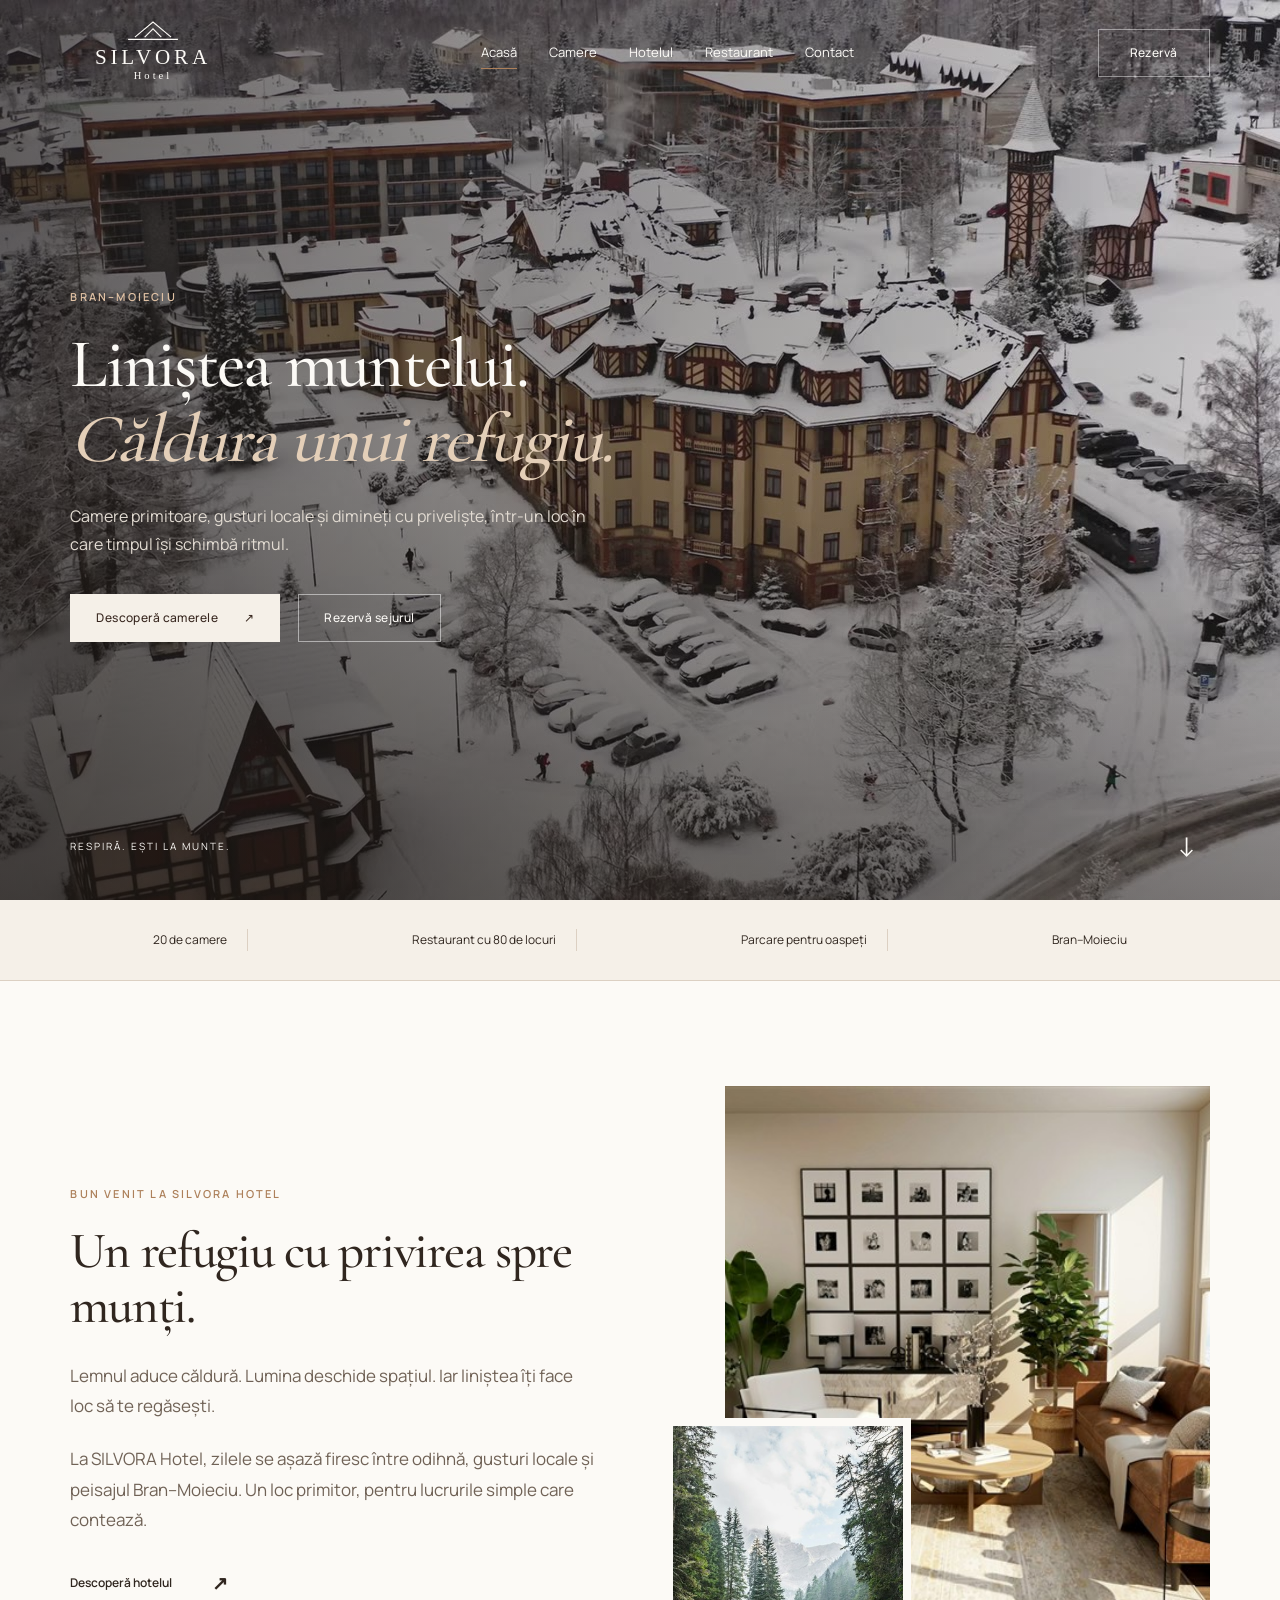
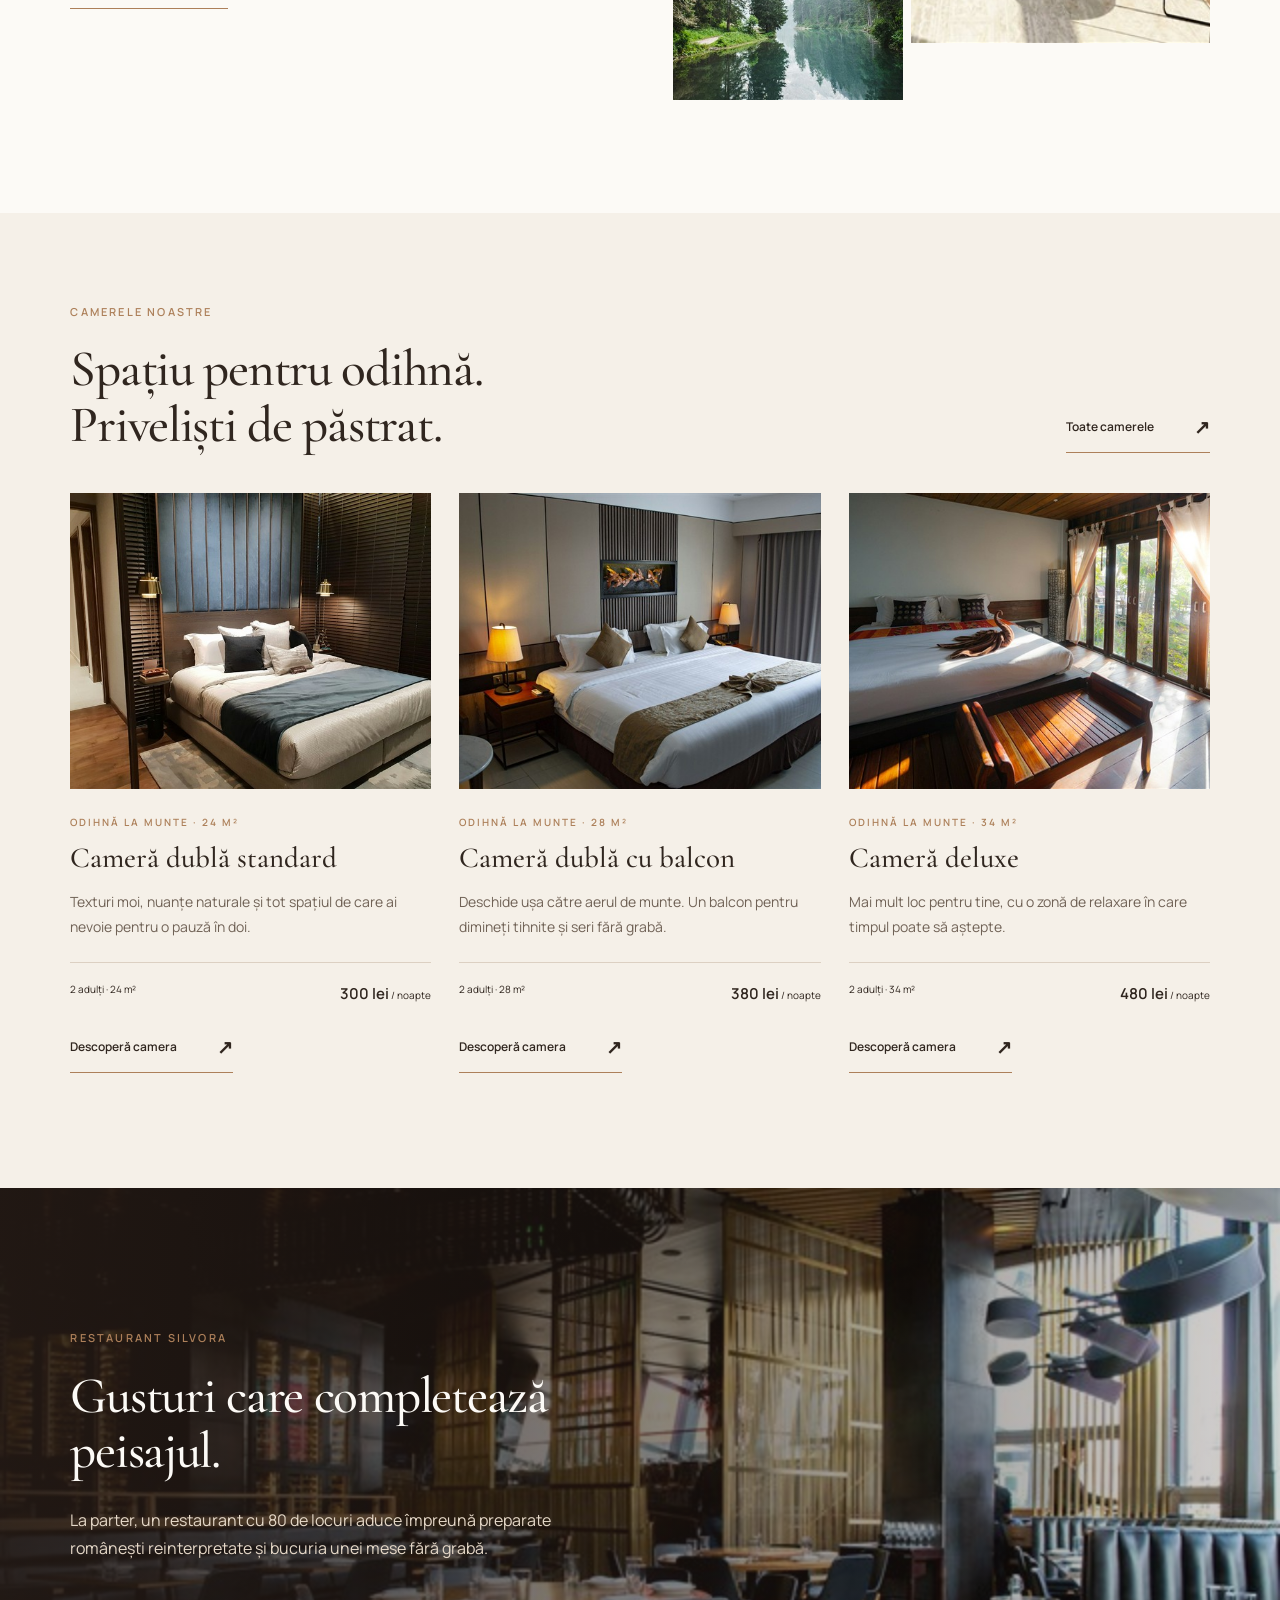
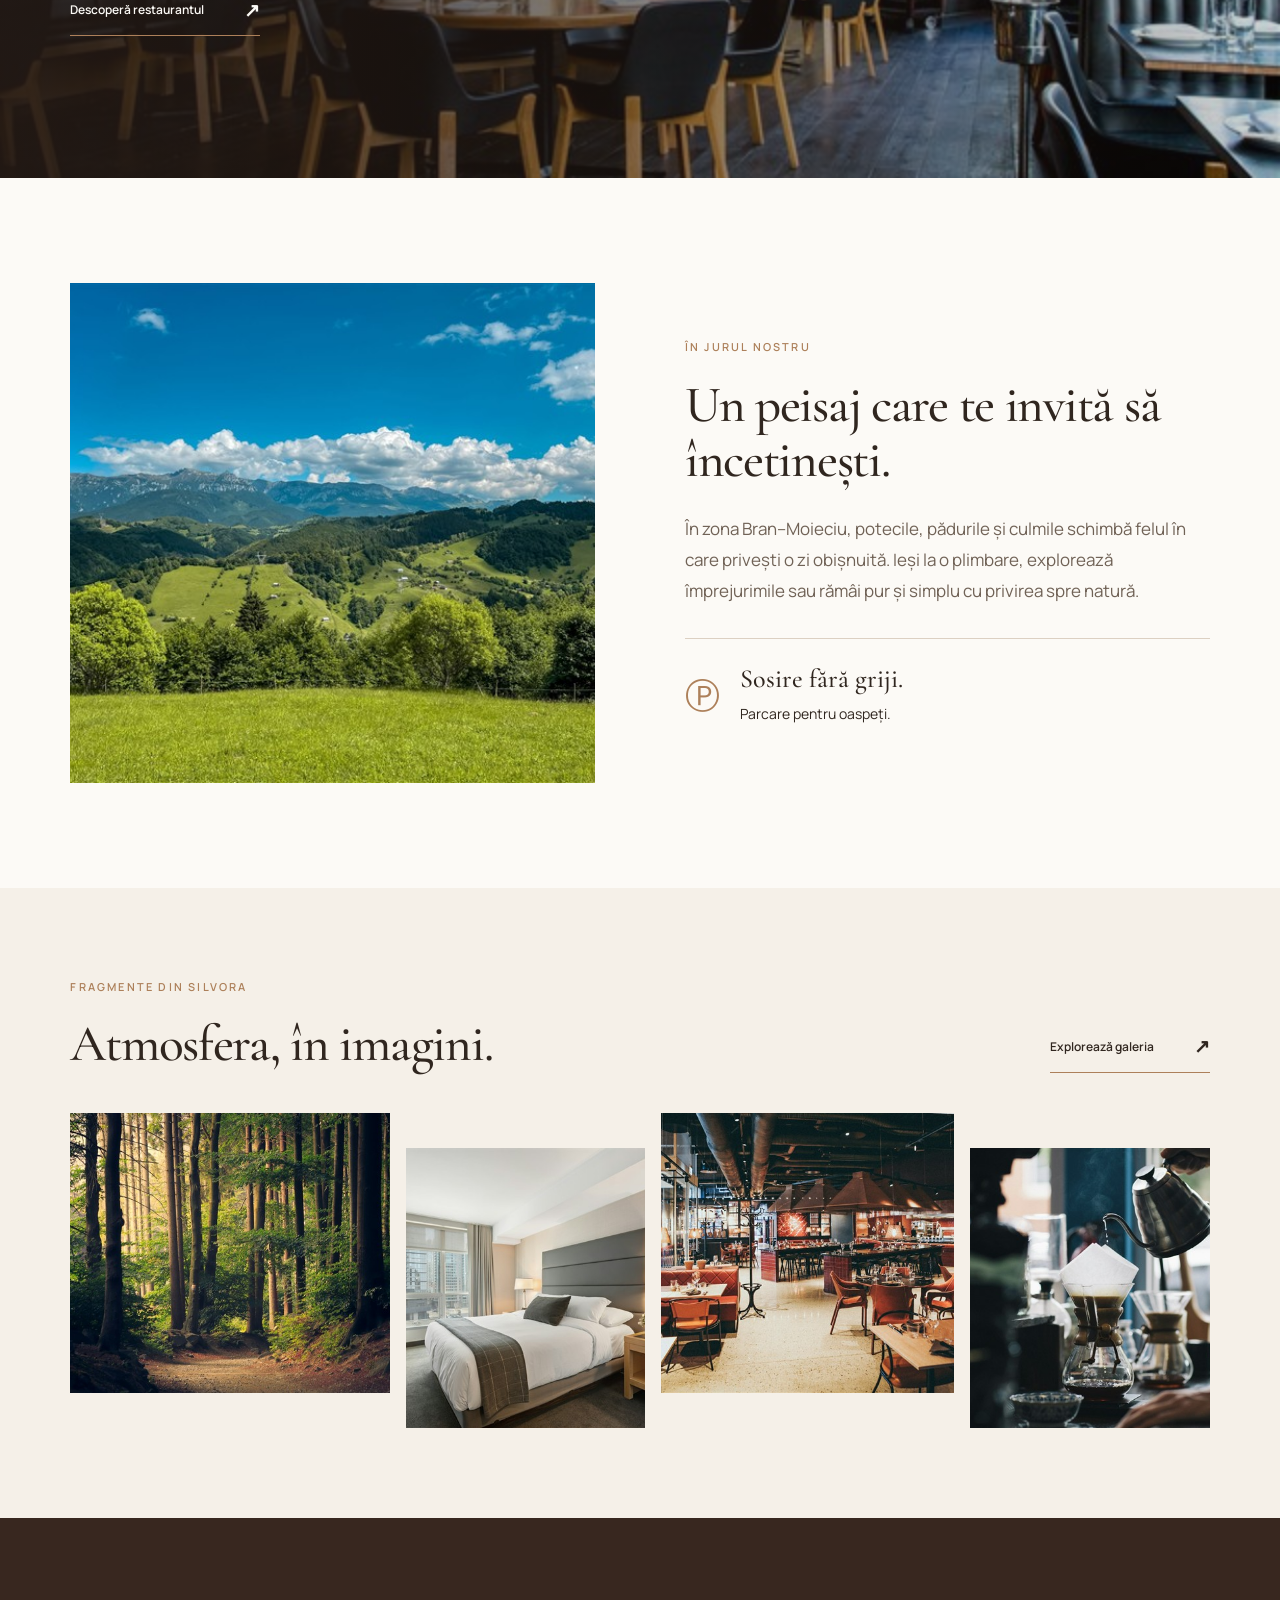
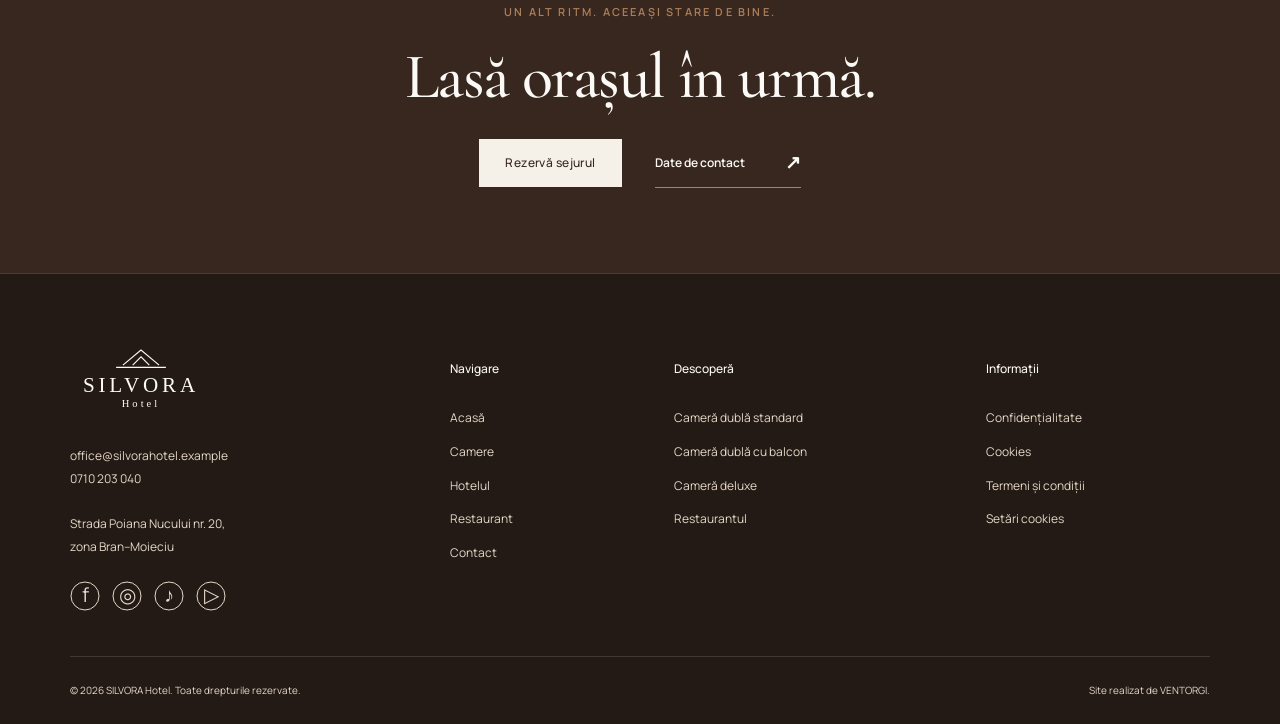
<file: index.html>
<!doctype html><html lang="ro"><head><meta charset="utf-8"><meta name="viewport" content="width=device-width, initial-scale=1"><meta name="robots" content="noindex, follow"><title>SILVORA Hotel | Un refugiu în Bran–Moieciu</title><meta name="description" content="Camere primitoare, restaurant cu gusturi locale și tihnă în zona Bran–Moieciu."><link rel="icon" type="image/svg+xml" href="assets/icons/favicon.svg"><link rel="preload" as="font" type="font/woff2" href="assets/fonts/manrope-latin.woff2" crossorigin><link rel="stylesheet" href="assets/css/style.css"><script src="assets/js/script.js" defer></script><link rel="preload" as="image" href="assets/images/hotel-video-poster.jpg"><link rel="stylesheet" href="assets/css/animations.css"><script src="assets/js/animations.js" defer></script></head><body class="page-index"><a class="skip" href="#continut">Sari la conținut</a><header class="header over-hero"><a class="brand" href="index.html" aria-label="SILVORA Hotel — Acasă"><svg xmlns="http://www.w3.org/2000/svg" viewBox="0 0 220 96"><g fill="none" stroke="currentColor" stroke-width="1.5"><path d="M86 27 110 7l24 20M99 27l11-11 11 11M77 30h66"/></g><text x="110" y="62" text-anchor="middle" fill="currentColor" font-family="Georgia,serif" font-size="28" letter-spacing="5">SILVORA</text><text x="110" y="83" text-anchor="middle" fill="currentColor" font-family="Georgia,serif" font-size="14" letter-spacing="4">Hotel</text></svg></a><button type="button" class="menu-toggle" aria-expanded="false" aria-controls="navigation">Meniu <span aria-hidden="true">☰</span></button><nav id="navigation" aria-label="Navigare principală"><a href="index.html" aria-current="page">Acasă</a><a href="camere.html" >Camere</a><a href="hotelul.html" >Hotelul</a><a href="restaurant.html" >Restaurant</a><a href="contact.html" >Contact</a></nav><button type="button" class="button header-book">Rezervă</button></header><main id="continut"><section class="hero"><video id="hero-video" muted loop playsinline preload="none" poster="assets/images/hotel-video-poster.jpg" data-src="assets/videos/hotel-exterior.mp4" aria-label="Filmare aeriană a unui hotel montan, văzut în întregime"></video><div class="hero-shade"></div><div class="hero-content"><p class="eyebrow">BRAN–MOIECIU</p><h1>Liniștea muntelui.<br><em>Căldura unui refugiu.</em></h1><p>Camere primitoare, gusturi locale și dimineți cu priveliște, într-un loc în care timpul își schimbă ritmul.</p><div class="actions"><a class="button" href="camere.html">Descoperă camerele <span aria-hidden="true">↗</span></a><button type="button" class="button outline">Rezervă sejurul</button></div></div><div class="hero-bottom"><span>RESPIRĂ. EȘTI LA MUNTE.</span><a href="#bun-venit" aria-label="Descoperă SILVORA Hotel">↓</a><button type="button" id="video-toggle" aria-controls="hero-video" hidden>Pornește video</button></div></section><div class="facts"><span>20 de camere</span><span>Restaurant cu 80 de locuri</span><span>Parcare pentru oaspeți</span><span>Bran–Moieciu</span></div><section id="bun-venit" class="intro split"><div class="copy"><p class="eyebrow">BUN VENIT LA SILVORA HOTEL</p><h2>Un refugiu cu privirea spre munți.</h2><p>Lemnul aduce căldură. Lumina deschide spațiul. Iar liniștea îți face loc să te regăsești.</p><p>La SILVORA Hotel, zilele se așază firesc între odihnă, gusturi locale și peisajul Bran–Moieciu. Un loc primitor, pentru lucrurile simple care contează.</p><a class="text-link" href="hotelul.html">Descoperă hotelul <span aria-hidden="true">↗</span></a></div><div class="image-pair"><img class="" src="assets/images/interior.jpg" alt="Interior cald, cu materiale naturale" width="1400" height="1050" loading="lazy" srcset="assets/images/interior-640.jpg 640w, assets/images/interior.jpg 1400w" sizes="(max-width: 560px) 92vw, (max-width: 800px) 46vw, 44vw" decoding="async"><img class="" src="assets/images/trees.jpg" alt="Pădure în lumina dimineții" width="1400" height="966" loading="lazy" srcset="assets/images/trees-640.jpg 640w, assets/images/trees.jpg 1400w" sizes="(max-width: 560px) 92vw, (max-width: 800px) 46vw, 44vw" decoding="async"></div></section><section class="rooms-preview"><div class="section-heading"><div><p class="eyebrow">CAMERELE NOASTRE</p><h2>Spațiu pentru odihnă.<br>Priveliști de păstrat.</h2></div><a class="text-link" href="camere.html">Toate camerele <span aria-hidden="true">↗</span></a></div><div class="room-grid"><article class="room-card"><img class="" src="assets/images/room.jpg" alt="Pat matrimonial într-o cameră în tonuri calde" width="1400" height="1050" loading="lazy" srcset="assets/images/room-640.jpg 640w, assets/images/room.jpg 1400w" sizes="(max-width: 560px) 92vw, (max-width: 800px) 46vw, 44vw" decoding="async"><div class="room-info"><p class="eyebrow">ODIHNĂ LA MUNTE · 24 M²</p><h3>Cameră dublă standard</h3><p>Texturi moi, nuanțe naturale și tot spațiul de care ai nevoie pentru o pauză în doi.</p><div class="room-meta"><span>2 adulți · 24 m²</span><span><strong>300 lei</strong> / noapte</span></div><a class="text-link" href="camere.html#standard">Descoperă camera <span aria-hidden="true">↗</span></a></div></article><article class="room-card"><img class="" src="assets/images/balcon.jpg" alt="Pat matrimonial într-o cameră în tonuri calde" width="1400" height="933" loading="lazy" srcset="assets/images/balcon-640.jpg 640w, assets/images/balcon.jpg 1400w" sizes="(max-width: 560px) 92vw, (max-width: 800px) 46vw, 44vw" decoding="async"><div class="room-info"><p class="eyebrow">ODIHNĂ LA MUNTE · 28 M²</p><h3>Cameră dublă cu balcon</h3><p>Deschide ușa către aerul de munte. Un balcon pentru dimineți tihnite și seri fără grabă.</p><div class="room-meta"><span>2 adulți · 28 m²</span><span><strong>380 lei</strong> / noapte</span></div><a class="text-link" href="camere.html#balcon">Descoperă camera <span aria-hidden="true">↗</span></a></div></article><article class="room-card"><img class="" src="assets/images/deluxe.jpg" alt="Pat matrimonial într-o cameră în tonuri calde" width="1400" height="933" loading="lazy" srcset="assets/images/deluxe-640.jpg 640w, assets/images/deluxe.jpg 1400w" sizes="(max-width: 560px) 92vw, (max-width: 800px) 46vw, 44vw" decoding="async"><div class="room-info"><p class="eyebrow">ODIHNĂ LA MUNTE · 34 M²</p><h3>Cameră deluxe</h3><p>Mai mult loc pentru tine, cu o zonă de relaxare în care timpul poate să aștepte.</p><div class="room-meta"><span>2 adulți · 34 m²</span><span><strong>480 lei</strong> / noapte</span></div><a class="text-link" href="camere.html#deluxe">Descoperă camera <span aria-hidden="true">↗</span></a></div></article></div></section><section class="restaurant-feature"><img class="" src="assets/images/restaurant.jpg" alt="Restaurant cu mese și lumină caldă" width="1400" height="933" loading="lazy" srcset="assets/images/restaurant-640.jpg 640w, assets/images/restaurant.jpg 1400w" sizes="(max-width: 560px) 92vw, (max-width: 800px) 46vw, 44vw" decoding="async"><div class="feature-copy"><p class="eyebrow">RESTAURANT SILVORA</p><h2>Gusturi care completează peisajul.</h2><p>La parter, un restaurant cu 80 de locuri aduce împreună preparate românești reinterpretate și bucuria unei mese fără grabă.</p><a class="text-link" href="restaurant.html">Descoperă restaurantul <span aria-hidden="true">↗</span></a></div></section><section class="split zone"><div><img class="" src="assets/images/moieciu.jpg" alt="Peisaj montan din Moieciu de Sus" width="1920" height="1440" loading="lazy" srcset="assets/images/moieciu-640.jpg 640w, assets/images/moieciu.jpg 1920w" sizes="(max-width: 560px) 92vw, (max-width: 800px) 46vw, 44vw" decoding="async"></div><div class="copy"><p class="eyebrow">ÎN JURUL NOSTRU</p><h2>Un peisaj care te invită să încetinești.</h2><p>În zona Bran–Moieciu, potecile, pădurile și culmile schimbă felul în care privești o zi obișnuită. Ieși la o plimbare, explorează împrejurimile sau rămâi pur și simplu cu privirea spre natură.</p><div class="parking"><span aria-hidden="true">Ⓟ</span><div><h3>Sosire fără griji.</h3><p>Parcare pentru oaspeți.</p></div></div></div></section><section class="gallery-section"><div class="section-heading"><div><p class="eyebrow">FRAGMENTE DIN SILVORA</p><h2>Atmosfera, în imagini.</h2></div><a class="text-link" href="hotelul.html#galerie">Explorează galeria <span aria-hidden="true">↗</span></a></div><div class="gallery "><img class="" src="assets/images/mist.jpg" alt="Pădure în lumină naturală" width="1400" height="932" loading="lazy" srcset="assets/images/mist-640.jpg 640w, assets/images/mist.jpg 1400w" sizes="(max-width: 560px) 92vw, (max-width: 800px) 46vw, 44vw" decoding="async"><img class="" src="assets/images/bed.jpg" alt="Pat și textile" width="1400" height="933" loading="lazy" srcset="assets/images/bed-640.jpg 640w, assets/images/bed.jpg 1400w" sizes="(max-width: 560px) 92vw, (max-width: 800px) 46vw, 44vw" decoding="async"><img class="" src="assets/images/table.jpg" alt="Atmosferă de restaurant" width="1400" height="933" loading="lazy" srcset="assets/images/table-640.jpg 640w, assets/images/table.jpg 1400w" sizes="(max-width: 560px) 92vw, (max-width: 800px) 46vw, 44vw" decoding="async"><img class="" src="assets/images/coffee.jpg" alt="O cafea în tihnă" width="1400" height="933" loading="lazy" srcset="assets/images/coffee-640.jpg 640w, assets/images/coffee.jpg 1400w" sizes="(max-width: 560px) 92vw, (max-width: 800px) 46vw, 44vw" decoding="async"></div></section><section class="cta"><p class="eyebrow">UN ALT RITM. ACEEAȘI STARE DE BINE.</p><h2>Lasă orașul în urmă.</h2><div class="actions"><button type="button" class="button ">Rezervă sejurul</button><a class="text-link" href="contact.html">Date de contact <span aria-hidden="true">↗</span></a></div></section></main><footer><div class="footer-grid"><div><a class="brand" href="index.html" aria-label="SILVORA Hotel — Acasă"><svg xmlns="http://www.w3.org/2000/svg" viewBox="0 0 220 96"><g fill="none" stroke="currentColor" stroke-width="1.5"><path d="M86 27 110 7l24 20M99 27l11-11 11 11M77 30h66"/></g><text x="110" y="62" text-anchor="middle" fill="currentColor" font-family="Georgia,serif" font-size="28" letter-spacing="5">SILVORA</text><text x="110" y="83" text-anchor="middle" fill="currentColor" font-family="Georgia,serif" font-size="14" letter-spacing="4">Hotel</text></svg></a><p>office@silvorahotel.example<br>0710 203 040</p><p>Strada Poiana Nucului nr. 20,<br>zona Bran–Moieciu</p><div class="socials"><span role="img" aria-label="Facebook"><svg viewBox="0 0 30 30" aria-hidden="true"><circle cx="15" cy="15" r="14" fill="none" stroke="currentColor"/><text x="15" y="21" text-anchor="middle" fill="currentColor" font-size="20">f</text></svg></span><span role="img" aria-label="Instagram"><svg viewBox="0 0 30 30" aria-hidden="true"><circle cx="15" cy="15" r="14" fill="none" stroke="currentColor"/><text x="15" y="21" text-anchor="middle" fill="currentColor" font-size="20">◎</text></svg></span><span role="img" aria-label="TikTok"><svg viewBox="0 0 30 30" aria-hidden="true"><circle cx="15" cy="15" r="14" fill="none" stroke="currentColor"/><text x="15" y="21" text-anchor="middle" fill="currentColor" font-size="20">♪</text></svg></span><span role="img" aria-label="YouTube"><svg viewBox="0 0 30 30" aria-hidden="true"><circle cx="15" cy="15" r="14" fill="none" stroke="currentColor"/><text x="15" y="21" text-anchor="middle" fill="currentColor" font-size="20">▷</text></svg></span></div></div><div><h3>Navigare</h3><a href="index.html">Acasă</a><a href="camere.html">Camere</a><a href="hotelul.html">Hotelul</a><a href="restaurant.html">Restaurant</a><a href="contact.html">Contact</a></div><div><h3>Descoperă</h3><a href="camere.html#standard">Cameră dublă standard</a><a href="camere.html#balcon">Cameră dublă cu balcon</a><a href="camere.html#deluxe">Cameră deluxe</a><a href="restaurant.html">Restaurantul</a></div><div><h3>Informații</h3><span>Confidențialitate</span><span>Cookies</span><span>Termeni și condiții</span><span>Setări cookies</span></div></div><div class="footer-bottom"><span>© 2026 SILVORA Hotel. Toate drepturile rezervate.</span><span>Site realizat de VENTORGI.</span></div></footer></body></html>
</file>
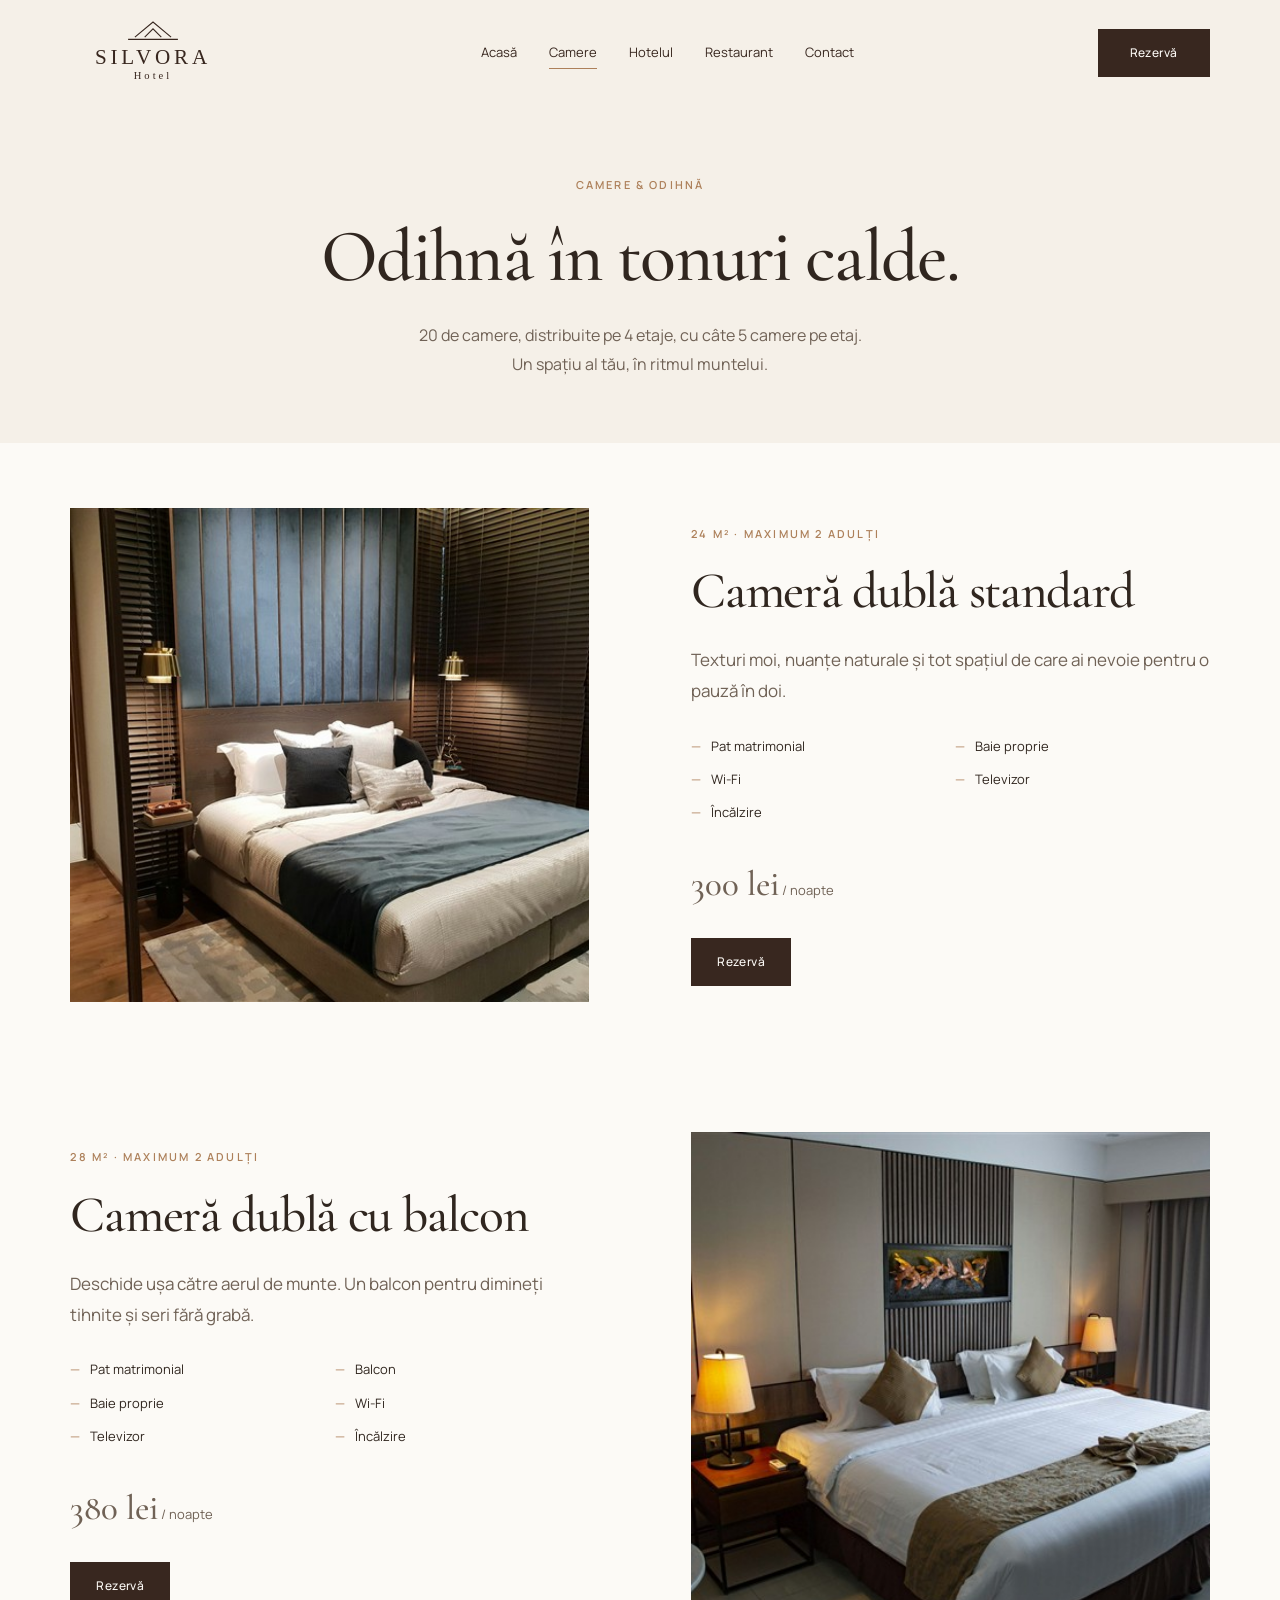
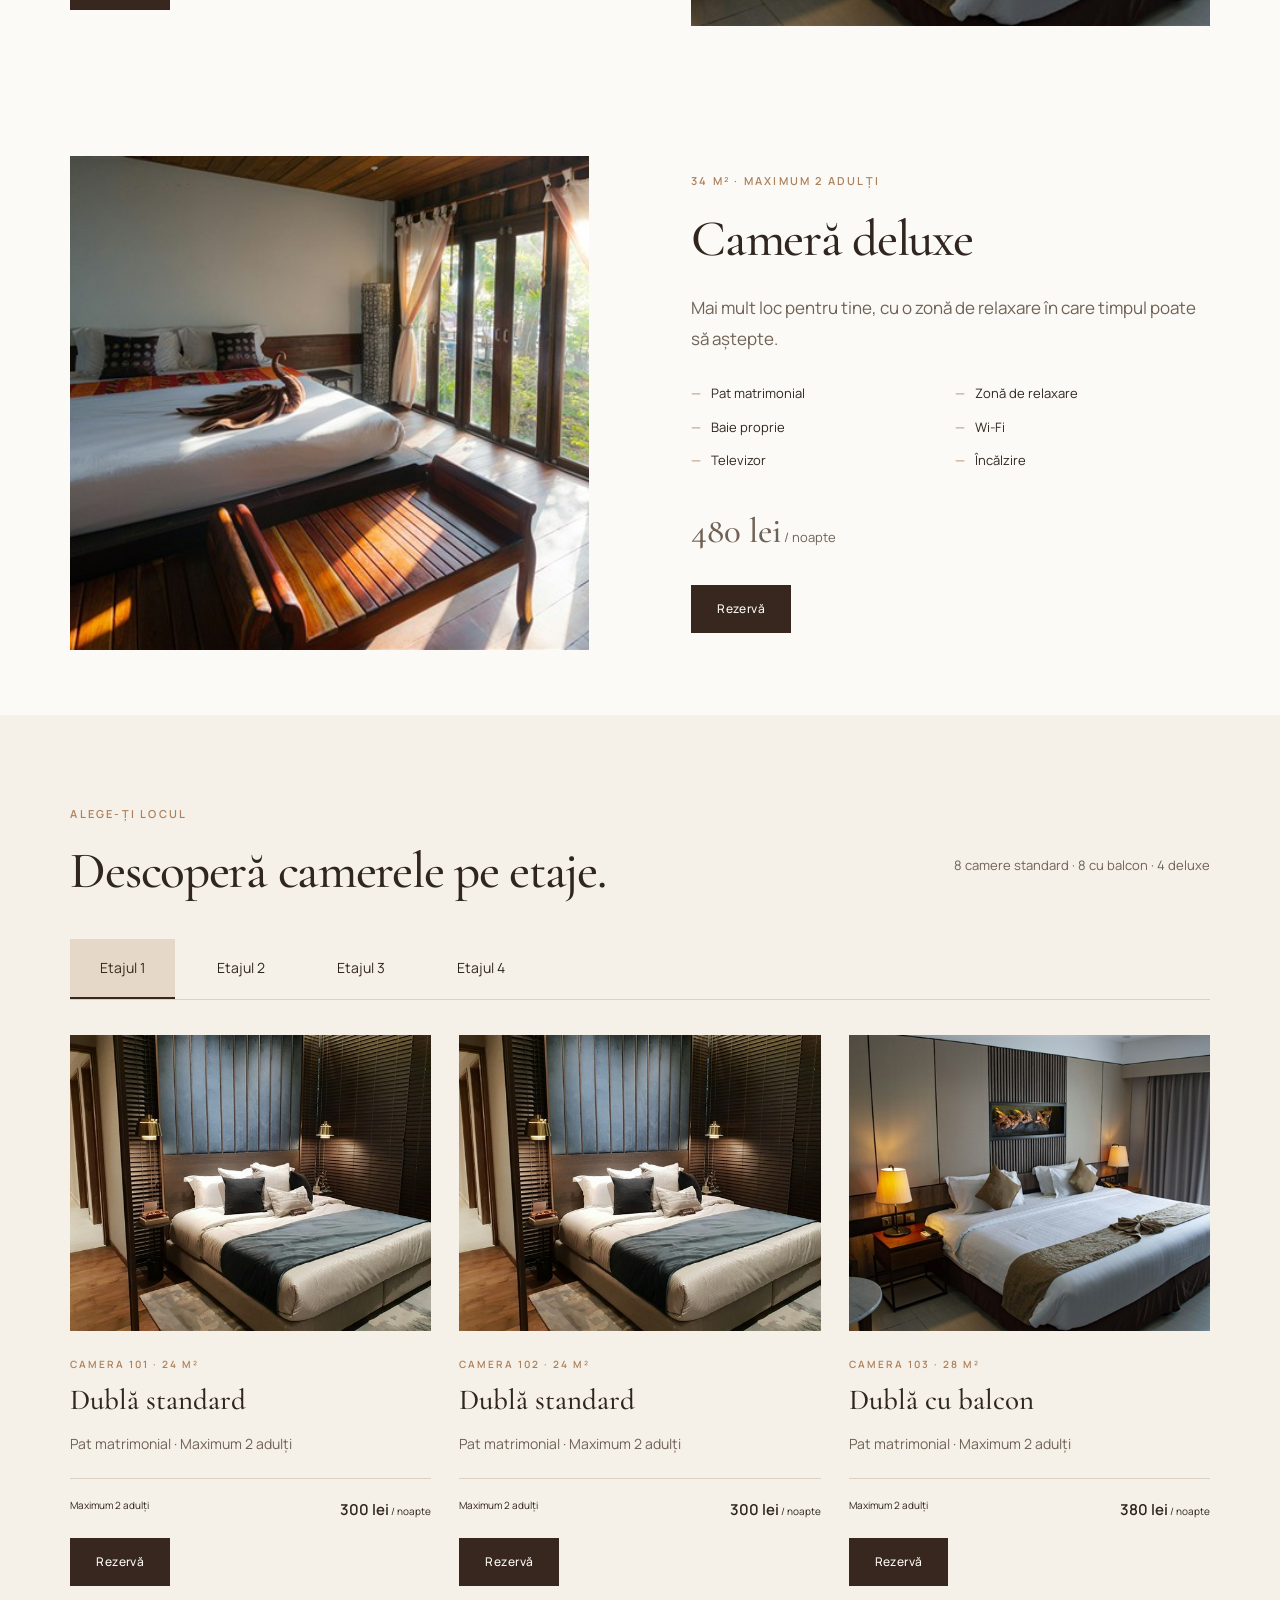
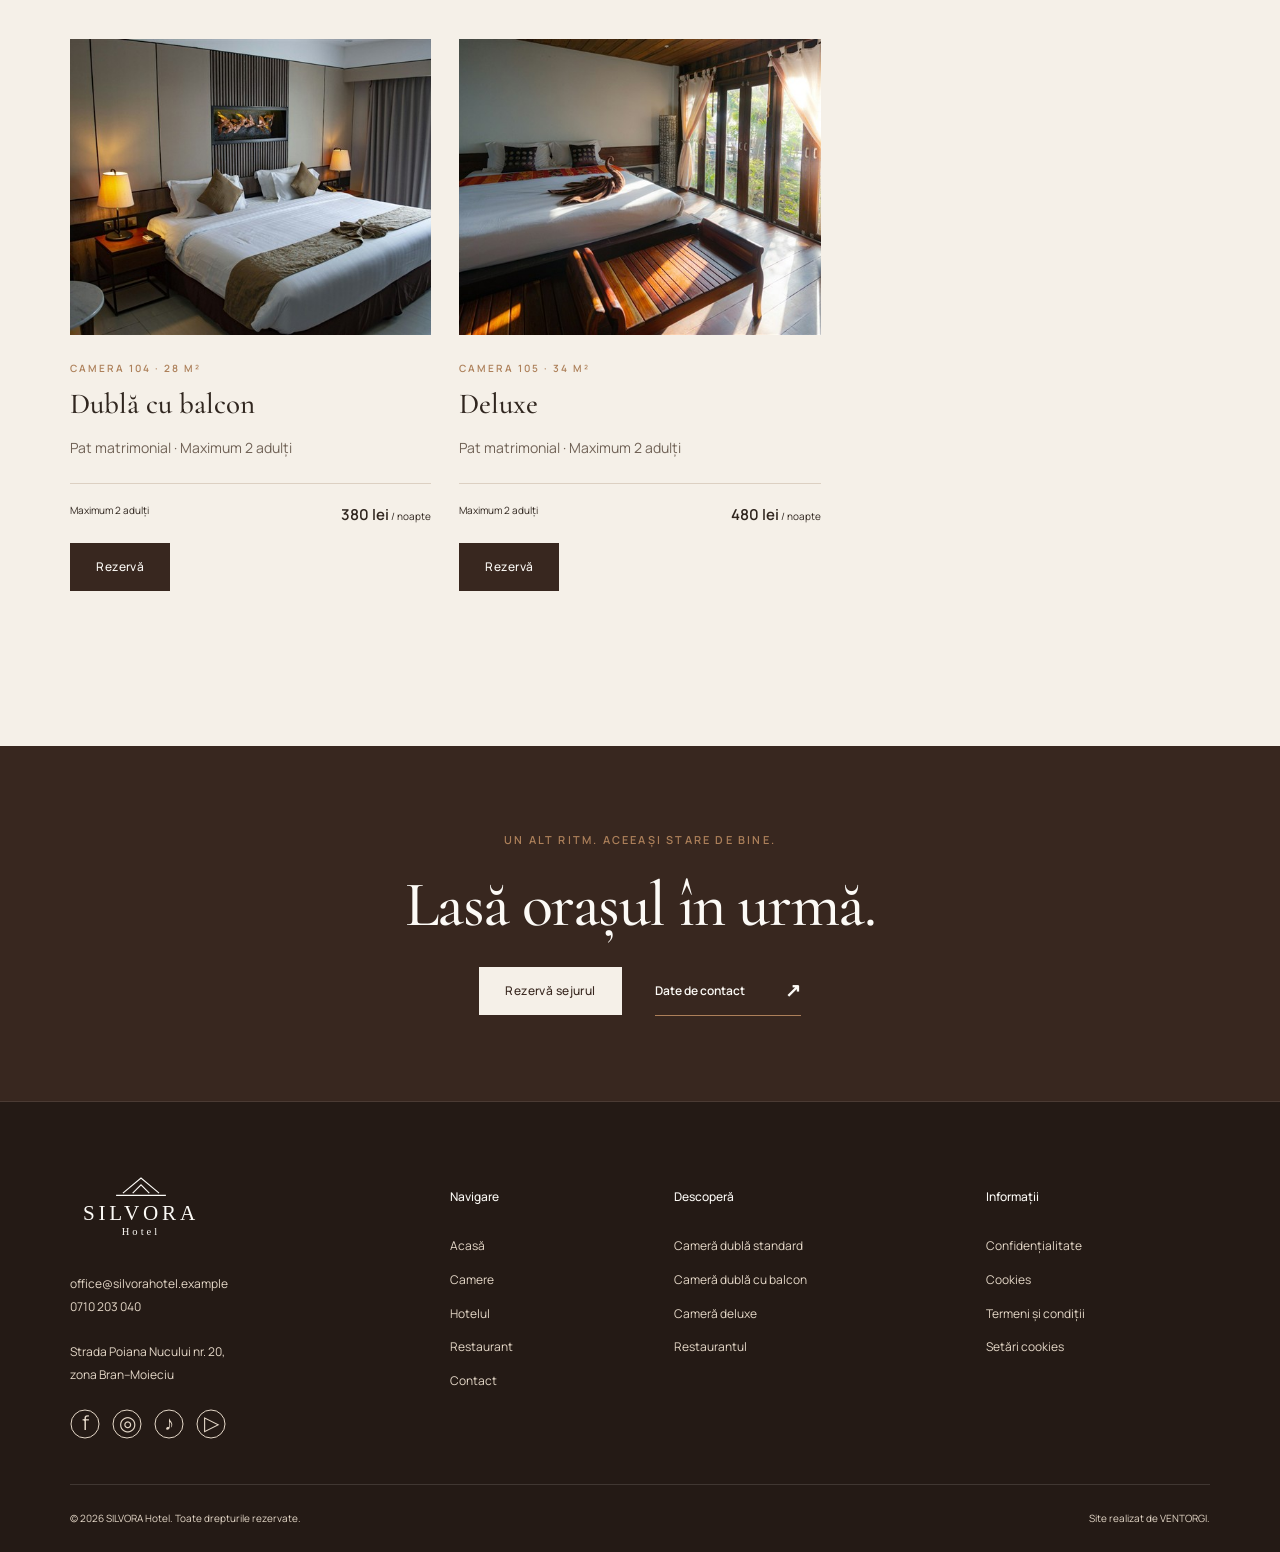
<file: camere.html>
<!doctype html><html lang="ro"><head><meta charset="utf-8"><meta name="viewport" content="width=device-width, initial-scale=1"><meta name="robots" content="noindex, follow"><title>Camere | SILVORA Hotel</title><meta name="description" content="Descoperă cele 20 de camere SILVORA Hotel: standard, cu balcon și deluxe."><link rel="icon" type="image/svg+xml" href="assets/icons/favicon.svg"><link rel="preload" as="font" type="font/woff2" href="assets/fonts/manrope-latin.woff2" crossorigin><link rel="stylesheet" href="assets/css/style.css"><script src="assets/js/script.js" defer></script><link rel="stylesheet" href="assets/css/animations.css"><script src="assets/js/animations.js" defer></script></head><body class="page-camere"><a class="skip" href="#continut">Sari la conținut</a><header class="header "><a class="brand" href="index.html" aria-label="SILVORA Hotel — Acasă"><svg xmlns="http://www.w3.org/2000/svg" viewBox="0 0 220 96"><g fill="none" stroke="currentColor" stroke-width="1.5"><path d="M86 27 110 7l24 20M99 27l11-11 11 11M77 30h66"/></g><text x="110" y="62" text-anchor="middle" fill="currentColor" font-family="Georgia,serif" font-size="28" letter-spacing="5">SILVORA</text><text x="110" y="83" text-anchor="middle" fill="currentColor" font-family="Georgia,serif" font-size="14" letter-spacing="4">Hotel</text></svg></a><button type="button" class="menu-toggle" aria-expanded="false" aria-controls="navigation">Meniu <span aria-hidden="true">☰</span></button><nav id="navigation" aria-label="Navigare principală"><a href="index.html" >Acasă</a><a href="camere.html" aria-current="page">Camere</a><a href="hotelul.html" >Hotelul</a><a href="restaurant.html" >Restaurant</a><a href="contact.html" >Contact</a></nav><button type="button" class="button header-book">Rezervă</button></header><main id="continut"><section class="page-intro"><p class="eyebrow">CAMERE & ODIHNĂ</p><h1>Odihnă în tonuri calde.</h1><p>20 de camere, distribuite pe 4 etaje, cu câte 5 camere pe etaj.<br>Un spațiu al tău, în ritmul muntelui.</p></section><section id="standard" class="split category "><img class="category-photo" src="assets/images/room.jpg" alt="Interior cameră dublă standard" width="1400" height="1050" fetchpriority="high" srcset="assets/images/room-640.jpg 640w, assets/images/room.jpg 1400w" sizes="(max-width: 560px) 92vw, (max-width: 800px) 46vw, 44vw" decoding="async"><div class="copy"><p class="eyebrow">24 M² · MAXIMUM 2 ADULȚI</p><h2>Cameră dublă standard</h2><p>Texturi moi, nuanțe naturale și tot spațiul de care ai nevoie pentru o pauză în doi.</p><ul class="amenities"><li>Pat matrimonial</li><li>Baie proprie</li><li>Wi-Fi</li><li>Televizor</li><li>Încălzire</li></ul><p class="price"><strong>300 lei</strong> / noapte</p><button type="button" class="button ">Rezervă</button></div></section><section id="balcon" class="split category reverse"><img class="category-photo" src="assets/images/balcon.jpg" alt="Interior cameră dublă cu balcon" width="1400" height="933" loading="lazy" srcset="assets/images/balcon-640.jpg 640w, assets/images/balcon.jpg 1400w" sizes="(max-width: 560px) 92vw, (max-width: 800px) 46vw, 44vw" decoding="async"><div class="copy"><p class="eyebrow">28 M² · MAXIMUM 2 ADULȚI</p><h2>Cameră dublă cu balcon</h2><p>Deschide ușa către aerul de munte. Un balcon pentru dimineți tihnite și seri fără grabă.</p><ul class="amenities"><li>Pat matrimonial</li><li>Balcon</li><li>Baie proprie</li><li>Wi-Fi</li><li>Televizor</li><li>Încălzire</li></ul><p class="price"><strong>380 lei</strong> / noapte</p><button type="button" class="button ">Rezervă</button></div></section><section id="deluxe" class="split category "><img class="category-photo" src="assets/images/deluxe.jpg" alt="Interior cameră deluxe" width="1400" height="933" loading="lazy" srcset="assets/images/deluxe-640.jpg 640w, assets/images/deluxe.jpg 1400w" sizes="(max-width: 560px) 92vw, (max-width: 800px) 46vw, 44vw" decoding="async"><div class="copy"><p class="eyebrow">34 M² · MAXIMUM 2 ADULȚI</p><h2>Cameră deluxe</h2><p>Mai mult loc pentru tine, cu o zonă de relaxare în care timpul poate să aștepte.</p><ul class="amenities"><li>Pat matrimonial</li><li>Zonă de relaxare</li><li>Baie proprie</li><li>Wi-Fi</li><li>Televizor</li><li>Încălzire</li></ul><p class="price"><strong>480 lei</strong> / noapte</p><button type="button" class="button ">Rezervă</button></div></section><section class="floor-section"><div class="section-heading"><div><p class="eyebrow">ALEGE-ȚI LOCUL</p><h2>Descoperă camerele pe etaje.</h2></div><p>8 camere standard · 8 cu balcon · 4 deluxe</p></div><div class="floor-tabs" aria-label="Etajele hotelului"><a href="#etaj-1" id="tab-1">Etajul 1</a><a href="#etaj-2" id="tab-2">Etajul 2</a><a href="#etaj-3" id="tab-3">Etajul 3</a><a href="#etaj-4" id="tab-4">Etajul 4</a></div><section class="floor-panel" id="etaj-1" aria-labelledby="tab-1"><h3 class="floor-title">Etajul 1</h3><div class="room-grid"><article class="room-card"><img class="" src="assets/images/room.jpg" alt="Pat matrimonial într-o cameră în tonuri calde" width="1400" height="1050" loading="lazy" srcset="assets/images/room-640.jpg 640w, assets/images/room.jpg 1400w" sizes="(max-width: 560px) 92vw, (max-width: 800px) 46vw, 44vw" decoding="async"><div class="room-info"><p class="eyebrow">CAMERA 101 · 24 M²</p><h3>Dublă standard</h3><p>Pat matrimonial · Maximum 2 adulți</p><div class="room-meta"><span>Maximum 2 adulți</span><span><strong>300 lei</strong> / noapte</span></div><button type="button" class="button ">Rezervă</button></div></article><article class="room-card"><img class="" src="assets/images/room.jpg" alt="Pat matrimonial într-o cameră în tonuri calde" width="1400" height="1050" loading="lazy" srcset="assets/images/room-640.jpg 640w, assets/images/room.jpg 1400w" sizes="(max-width: 560px) 92vw, (max-width: 800px) 46vw, 44vw" decoding="async"><div class="room-info"><p class="eyebrow">CAMERA 102 · 24 M²</p><h3>Dublă standard</h3><p>Pat matrimonial · Maximum 2 adulți</p><div class="room-meta"><span>Maximum 2 adulți</span><span><strong>300 lei</strong> / noapte</span></div><button type="button" class="button ">Rezervă</button></div></article><article class="room-card"><img class="" src="assets/images/balcon.jpg" alt="Pat matrimonial într-o cameră în tonuri calde" width="1400" height="933" loading="lazy" srcset="assets/images/balcon-640.jpg 640w, assets/images/balcon.jpg 1400w" sizes="(max-width: 560px) 92vw, (max-width: 800px) 46vw, 44vw" decoding="async"><div class="room-info"><p class="eyebrow">CAMERA 103 · 28 M²</p><h3>Dublă cu balcon</h3><p>Pat matrimonial · Maximum 2 adulți</p><div class="room-meta"><span>Maximum 2 adulți</span><span><strong>380 lei</strong> / noapte</span></div><button type="button" class="button ">Rezervă</button></div></article><article class="room-card"><img class="" src="assets/images/balcon.jpg" alt="Pat matrimonial într-o cameră în tonuri calde" width="1400" height="933" loading="lazy" srcset="assets/images/balcon-640.jpg 640w, assets/images/balcon.jpg 1400w" sizes="(max-width: 560px) 92vw, (max-width: 800px) 46vw, 44vw" decoding="async"><div class="room-info"><p class="eyebrow">CAMERA 104 · 28 M²</p><h3>Dublă cu balcon</h3><p>Pat matrimonial · Maximum 2 adulți</p><div class="room-meta"><span>Maximum 2 adulți</span><span><strong>380 lei</strong> / noapte</span></div><button type="button" class="button ">Rezervă</button></div></article><article class="room-card"><img class="" src="assets/images/deluxe.jpg" alt="Pat matrimonial într-o cameră în tonuri calde" width="1400" height="933" loading="lazy" srcset="assets/images/deluxe-640.jpg 640w, assets/images/deluxe.jpg 1400w" sizes="(max-width: 560px) 92vw, (max-width: 800px) 46vw, 44vw" decoding="async"><div class="room-info"><p class="eyebrow">CAMERA 105 · 34 M²</p><h3>Deluxe</h3><p>Pat matrimonial · Maximum 2 adulți</p><div class="room-meta"><span>Maximum 2 adulți</span><span><strong>480 lei</strong> / noapte</span></div><button type="button" class="button ">Rezervă</button></div></article></div></section><section class="floor-panel" id="etaj-2" aria-labelledby="tab-2"><h3 class="floor-title">Etajul 2</h3><div class="room-grid"><article class="room-card"><img class="" src="assets/images/room.jpg" alt="Pat matrimonial într-o cameră în tonuri calde" width="1400" height="1050" loading="lazy" srcset="assets/images/room-640.jpg 640w, assets/images/room.jpg 1400w" sizes="(max-width: 560px) 92vw, (max-width: 800px) 46vw, 44vw" decoding="async"><div class="room-info"><p class="eyebrow">CAMERA 201 · 24 M²</p><h3>Dublă standard</h3><p>Pat matrimonial · Maximum 2 adulți</p><div class="room-meta"><span>Maximum 2 adulți</span><span><strong>300 lei</strong> / noapte</span></div><button type="button" class="button ">Rezervă</button></div></article><article class="room-card"><img class="" src="assets/images/room.jpg" alt="Pat matrimonial într-o cameră în tonuri calde" width="1400" height="1050" loading="lazy" srcset="assets/images/room-640.jpg 640w, assets/images/room.jpg 1400w" sizes="(max-width: 560px) 92vw, (max-width: 800px) 46vw, 44vw" decoding="async"><div class="room-info"><p class="eyebrow">CAMERA 202 · 24 M²</p><h3>Dublă standard</h3><p>Pat matrimonial · Maximum 2 adulți</p><div class="room-meta"><span>Maximum 2 adulți</span><span><strong>300 lei</strong> / noapte</span></div><button type="button" class="button ">Rezervă</button></div></article><article class="room-card"><img class="" src="assets/images/balcon.jpg" alt="Pat matrimonial într-o cameră în tonuri calde" width="1400" height="933" loading="lazy" srcset="assets/images/balcon-640.jpg 640w, assets/images/balcon.jpg 1400w" sizes="(max-width: 560px) 92vw, (max-width: 800px) 46vw, 44vw" decoding="async"><div class="room-info"><p class="eyebrow">CAMERA 203 · 28 M²</p><h3>Dublă cu balcon</h3><p>Pat matrimonial · Maximum 2 adulți</p><div class="room-meta"><span>Maximum 2 adulți</span><span><strong>380 lei</strong> / noapte</span></div><button type="button" class="button ">Rezervă</button></div></article><article class="room-card"><img class="" src="assets/images/balcon.jpg" alt="Pat matrimonial într-o cameră în tonuri calde" width="1400" height="933" loading="lazy" srcset="assets/images/balcon-640.jpg 640w, assets/images/balcon.jpg 1400w" sizes="(max-width: 560px) 92vw, (max-width: 800px) 46vw, 44vw" decoding="async"><div class="room-info"><p class="eyebrow">CAMERA 204 · 28 M²</p><h3>Dublă cu balcon</h3><p>Pat matrimonial · Maximum 2 adulți</p><div class="room-meta"><span>Maximum 2 adulți</span><span><strong>380 lei</strong> / noapte</span></div><button type="button" class="button ">Rezervă</button></div></article><article class="room-card"><img class="" src="assets/images/deluxe.jpg" alt="Pat matrimonial într-o cameră în tonuri calde" width="1400" height="933" loading="lazy" srcset="assets/images/deluxe-640.jpg 640w, assets/images/deluxe.jpg 1400w" sizes="(max-width: 560px) 92vw, (max-width: 800px) 46vw, 44vw" decoding="async"><div class="room-info"><p class="eyebrow">CAMERA 205 · 34 M²</p><h3>Deluxe</h3><p>Pat matrimonial · Maximum 2 adulți</p><div class="room-meta"><span>Maximum 2 adulți</span><span><strong>480 lei</strong> / noapte</span></div><button type="button" class="button ">Rezervă</button></div></article></div></section><section class="floor-panel" id="etaj-3" aria-labelledby="tab-3"><h3 class="floor-title">Etajul 3</h3><div class="room-grid"><article class="room-card"><img class="" src="assets/images/room.jpg" alt="Pat matrimonial într-o cameră în tonuri calde" width="1400" height="1050" loading="lazy" srcset="assets/images/room-640.jpg 640w, assets/images/room.jpg 1400w" sizes="(max-width: 560px) 92vw, (max-width: 800px) 46vw, 44vw" decoding="async"><div class="room-info"><p class="eyebrow">CAMERA 301 · 24 M²</p><h3>Dublă standard</h3><p>Pat matrimonial · Maximum 2 adulți</p><div class="room-meta"><span>Maximum 2 adulți</span><span><strong>300 lei</strong> / noapte</span></div><button type="button" class="button ">Rezervă</button></div></article><article class="room-card"><img class="" src="assets/images/room.jpg" alt="Pat matrimonial într-o cameră în tonuri calde" width="1400" height="1050" loading="lazy" srcset="assets/images/room-640.jpg 640w, assets/images/room.jpg 1400w" sizes="(max-width: 560px) 92vw, (max-width: 800px) 46vw, 44vw" decoding="async"><div class="room-info"><p class="eyebrow">CAMERA 302 · 24 M²</p><h3>Dublă standard</h3><p>Pat matrimonial · Maximum 2 adulți</p><div class="room-meta"><span>Maximum 2 adulți</span><span><strong>300 lei</strong> / noapte</span></div><button type="button" class="button ">Rezervă</button></div></article><article class="room-card"><img class="" src="assets/images/balcon.jpg" alt="Pat matrimonial într-o cameră în tonuri calde" width="1400" height="933" loading="lazy" srcset="assets/images/balcon-640.jpg 640w, assets/images/balcon.jpg 1400w" sizes="(max-width: 560px) 92vw, (max-width: 800px) 46vw, 44vw" decoding="async"><div class="room-info"><p class="eyebrow">CAMERA 303 · 28 M²</p><h3>Dublă cu balcon</h3><p>Pat matrimonial · Maximum 2 adulți</p><div class="room-meta"><span>Maximum 2 adulți</span><span><strong>380 lei</strong> / noapte</span></div><button type="button" class="button ">Rezervă</button></div></article><article class="room-card"><img class="" src="assets/images/balcon.jpg" alt="Pat matrimonial într-o cameră în tonuri calde" width="1400" height="933" loading="lazy" srcset="assets/images/balcon-640.jpg 640w, assets/images/balcon.jpg 1400w" sizes="(max-width: 560px) 92vw, (max-width: 800px) 46vw, 44vw" decoding="async"><div class="room-info"><p class="eyebrow">CAMERA 304 · 28 M²</p><h3>Dublă cu balcon</h3><p>Pat matrimonial · Maximum 2 adulți</p><div class="room-meta"><span>Maximum 2 adulți</span><span><strong>380 lei</strong> / noapte</span></div><button type="button" class="button ">Rezervă</button></div></article><article class="room-card"><img class="" src="assets/images/deluxe.jpg" alt="Pat matrimonial într-o cameră în tonuri calde" width="1400" height="933" loading="lazy" srcset="assets/images/deluxe-640.jpg 640w, assets/images/deluxe.jpg 1400w" sizes="(max-width: 560px) 92vw, (max-width: 800px) 46vw, 44vw" decoding="async"><div class="room-info"><p class="eyebrow">CAMERA 305 · 34 M²</p><h3>Deluxe</h3><p>Pat matrimonial · Maximum 2 adulți</p><div class="room-meta"><span>Maximum 2 adulți</span><span><strong>480 lei</strong> / noapte</span></div><button type="button" class="button ">Rezervă</button></div></article></div></section><section class="floor-panel" id="etaj-4" aria-labelledby="tab-4"><h3 class="floor-title">Etajul 4</h3><div class="room-grid"><article class="room-card"><img class="" src="assets/images/room.jpg" alt="Pat matrimonial într-o cameră în tonuri calde" width="1400" height="1050" loading="lazy" srcset="assets/images/room-640.jpg 640w, assets/images/room.jpg 1400w" sizes="(max-width: 560px) 92vw, (max-width: 800px) 46vw, 44vw" decoding="async"><div class="room-info"><p class="eyebrow">CAMERA 401 · 24 M²</p><h3>Dublă standard</h3><p>Pat matrimonial · Maximum 2 adulți</p><div class="room-meta"><span>Maximum 2 adulți</span><span><strong>300 lei</strong> / noapte</span></div><button type="button" class="button ">Rezervă</button></div></article><article class="room-card"><img class="" src="assets/images/room.jpg" alt="Pat matrimonial într-o cameră în tonuri calde" width="1400" height="1050" loading="lazy" srcset="assets/images/room-640.jpg 640w, assets/images/room.jpg 1400w" sizes="(max-width: 560px) 92vw, (max-width: 800px) 46vw, 44vw" decoding="async"><div class="room-info"><p class="eyebrow">CAMERA 402 · 24 M²</p><h3>Dublă standard</h3><p>Pat matrimonial · Maximum 2 adulți</p><div class="room-meta"><span>Maximum 2 adulți</span><span><strong>300 lei</strong> / noapte</span></div><button type="button" class="button ">Rezervă</button></div></article><article class="room-card"><img class="" src="assets/images/balcon.jpg" alt="Pat matrimonial într-o cameră în tonuri calde" width="1400" height="933" loading="lazy" srcset="assets/images/balcon-640.jpg 640w, assets/images/balcon.jpg 1400w" sizes="(max-width: 560px) 92vw, (max-width: 800px) 46vw, 44vw" decoding="async"><div class="room-info"><p class="eyebrow">CAMERA 403 · 28 M²</p><h3>Dublă cu balcon</h3><p>Pat matrimonial · Maximum 2 adulți</p><div class="room-meta"><span>Maximum 2 adulți</span><span><strong>380 lei</strong> / noapte</span></div><button type="button" class="button ">Rezervă</button></div></article><article class="room-card"><img class="" src="assets/images/balcon.jpg" alt="Pat matrimonial într-o cameră în tonuri calde" width="1400" height="933" loading="lazy" srcset="assets/images/balcon-640.jpg 640w, assets/images/balcon.jpg 1400w" sizes="(max-width: 560px) 92vw, (max-width: 800px) 46vw, 44vw" decoding="async"><div class="room-info"><p class="eyebrow">CAMERA 404 · 28 M²</p><h3>Dublă cu balcon</h3><p>Pat matrimonial · Maximum 2 adulți</p><div class="room-meta"><span>Maximum 2 adulți</span><span><strong>380 lei</strong> / noapte</span></div><button type="button" class="button ">Rezervă</button></div></article><article class="room-card"><img class="" src="assets/images/deluxe.jpg" alt="Pat matrimonial într-o cameră în tonuri calde" width="1400" height="933" loading="lazy" srcset="assets/images/deluxe-640.jpg 640w, assets/images/deluxe.jpg 1400w" sizes="(max-width: 560px) 92vw, (max-width: 800px) 46vw, 44vw" decoding="async"><div class="room-info"><p class="eyebrow">CAMERA 405 · 34 M²</p><h3>Deluxe</h3><p>Pat matrimonial · Maximum 2 adulți</p><div class="room-meta"><span>Maximum 2 adulți</span><span><strong>480 lei</strong> / noapte</span></div><button type="button" class="button ">Rezervă</button></div></article></div></section></section><section class="cta"><p class="eyebrow">UN ALT RITM. ACEEAȘI STARE DE BINE.</p><h2>Lasă orașul în urmă.</h2><div class="actions"><button type="button" class="button ">Rezervă sejurul</button><a class="text-link" href="contact.html">Date de contact <span aria-hidden="true">↗</span></a></div></section></main><footer><div class="footer-grid"><div><a class="brand" href="index.html" aria-label="SILVORA Hotel — Acasă"><svg xmlns="http://www.w3.org/2000/svg" viewBox="0 0 220 96"><g fill="none" stroke="currentColor" stroke-width="1.5"><path d="M86 27 110 7l24 20M99 27l11-11 11 11M77 30h66"/></g><text x="110" y="62" text-anchor="middle" fill="currentColor" font-family="Georgia,serif" font-size="28" letter-spacing="5">SILVORA</text><text x="110" y="83" text-anchor="middle" fill="currentColor" font-family="Georgia,serif" font-size="14" letter-spacing="4">Hotel</text></svg></a><p>office@silvorahotel.example<br>0710 203 040</p><p>Strada Poiana Nucului nr. 20,<br>zona Bran–Moieciu</p><div class="socials"><span role="img" aria-label="Facebook"><svg viewBox="0 0 30 30" aria-hidden="true"><circle cx="15" cy="15" r="14" fill="none" stroke="currentColor"/><text x="15" y="21" text-anchor="middle" fill="currentColor" font-size="20">f</text></svg></span><span role="img" aria-label="Instagram"><svg viewBox="0 0 30 30" aria-hidden="true"><circle cx="15" cy="15" r="14" fill="none" stroke="currentColor"/><text x="15" y="21" text-anchor="middle" fill="currentColor" font-size="20">◎</text></svg></span><span role="img" aria-label="TikTok"><svg viewBox="0 0 30 30" aria-hidden="true"><circle cx="15" cy="15" r="14" fill="none" stroke="currentColor"/><text x="15" y="21" text-anchor="middle" fill="currentColor" font-size="20">♪</text></svg></span><span role="img" aria-label="YouTube"><svg viewBox="0 0 30 30" aria-hidden="true"><circle cx="15" cy="15" r="14" fill="none" stroke="currentColor"/><text x="15" y="21" text-anchor="middle" fill="currentColor" font-size="20">▷</text></svg></span></div></div><div><h3>Navigare</h3><a href="index.html">Acasă</a><a href="camere.html">Camere</a><a href="hotelul.html">Hotelul</a><a href="restaurant.html">Restaurant</a><a href="contact.html">Contact</a></div><div><h3>Descoperă</h3><a href="camere.html#standard">Cameră dublă standard</a><a href="camere.html#balcon">Cameră dublă cu balcon</a><a href="camere.html#deluxe">Cameră deluxe</a><a href="restaurant.html">Restaurantul</a></div><div><h3>Informații</h3><span>Confidențialitate</span><span>Cookies</span><span>Termeni și condiții</span><span>Setări cookies</span></div></div><div class="footer-bottom"><span>© 2026 SILVORA Hotel. Toate drepturile rezervate.</span><span>Site realizat de VENTORGI.</span></div></footer></body></html>
</file>
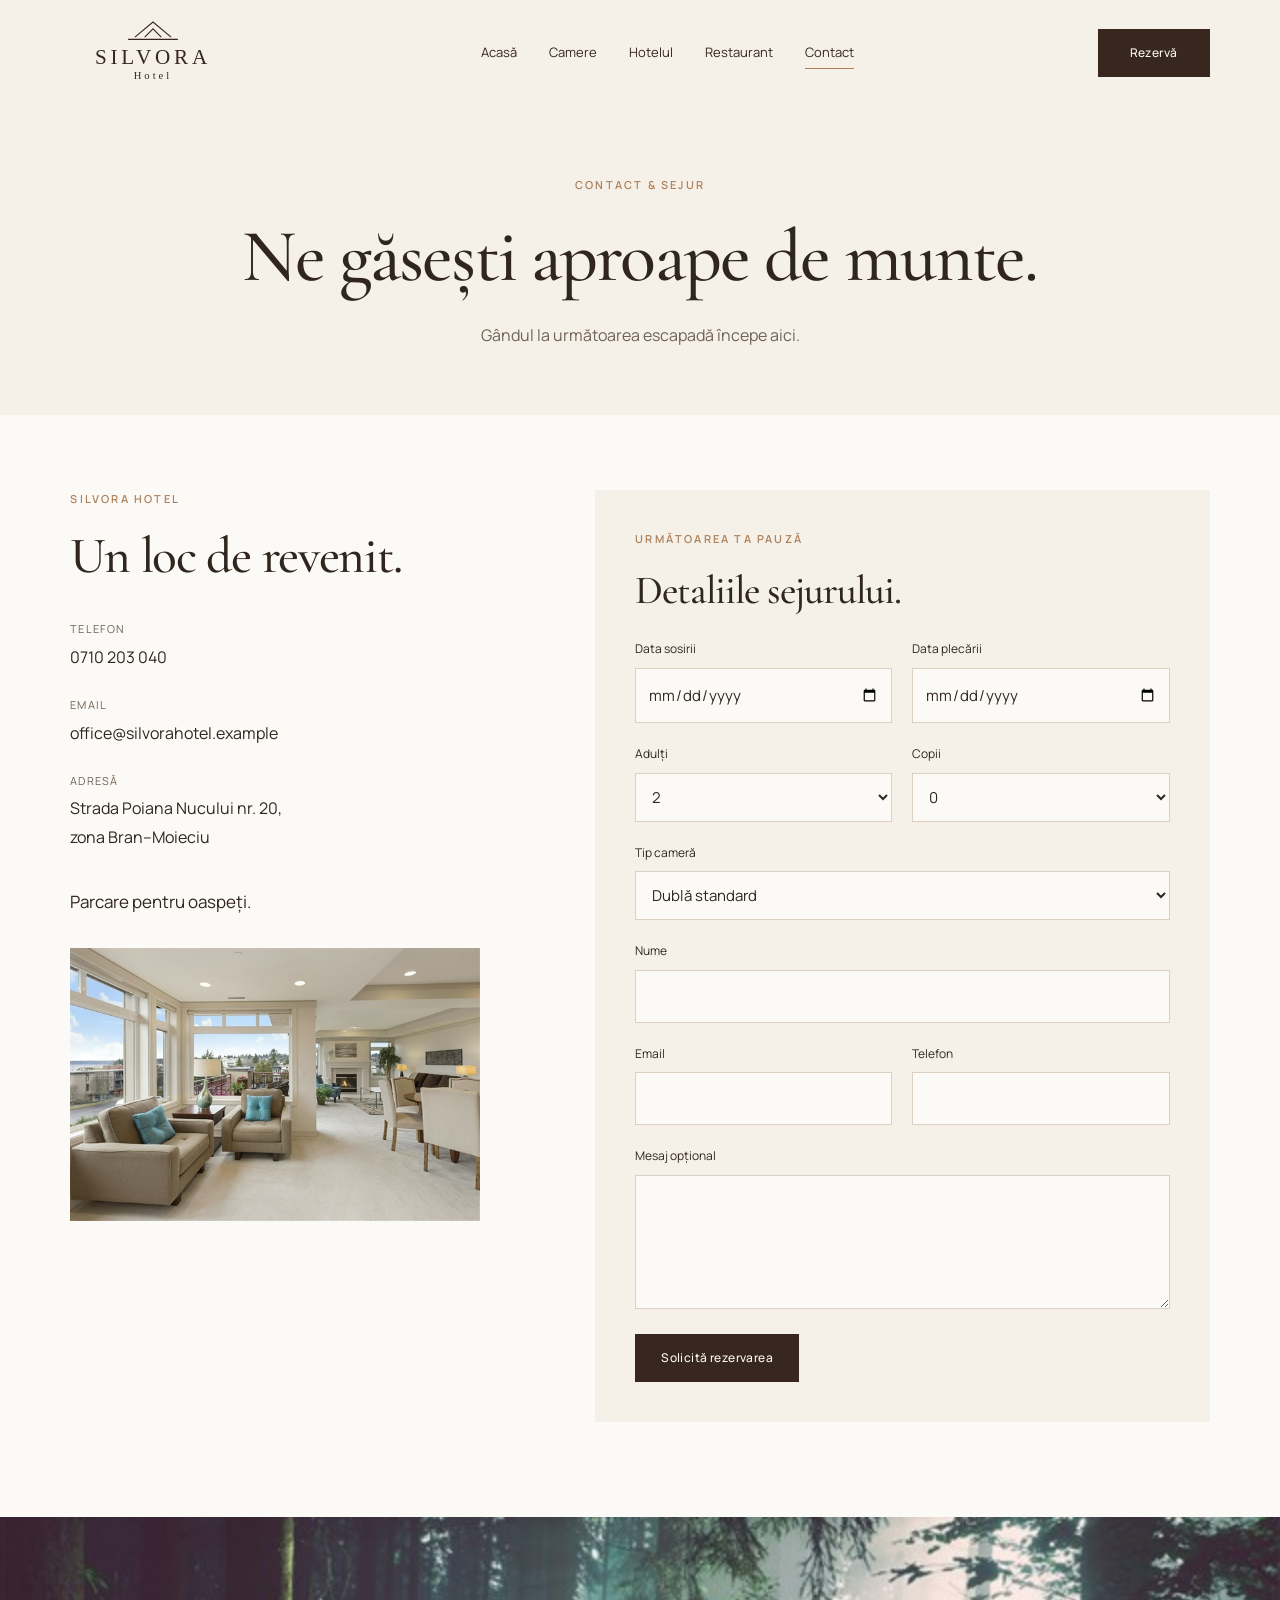
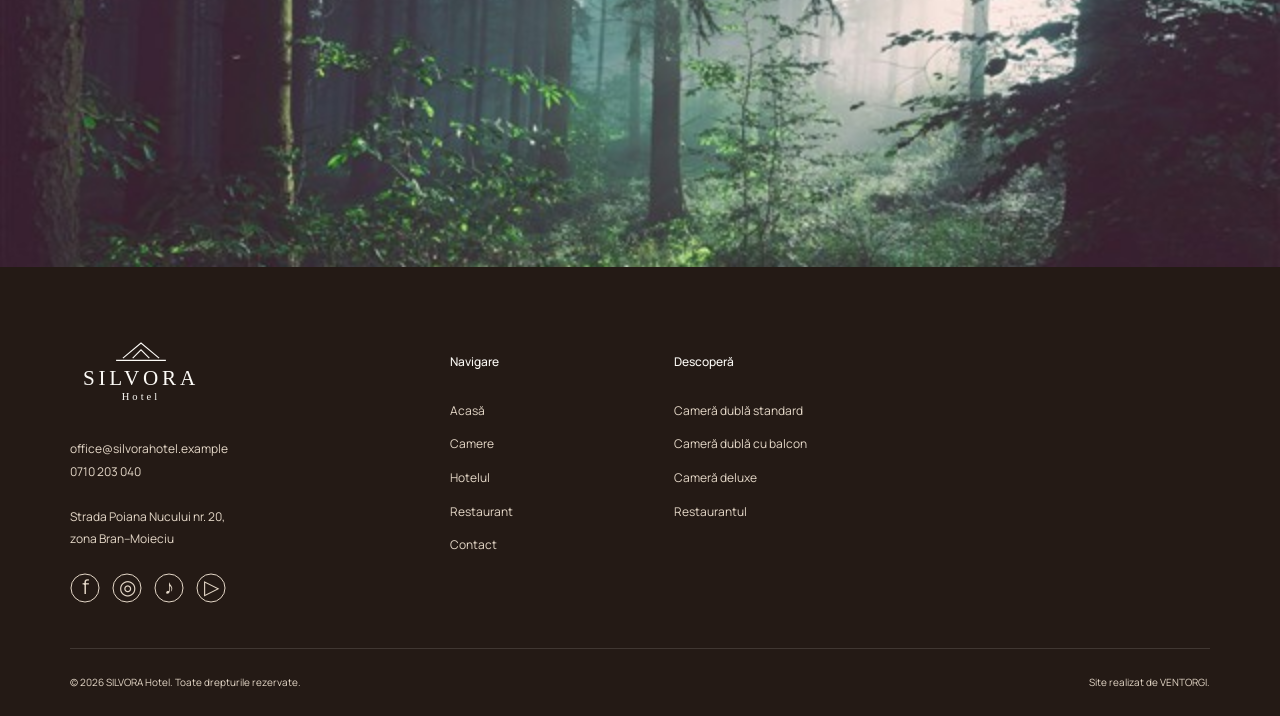
<file: contact.html>
<!doctype html><html lang="ro"><head><meta charset="utf-8"><meta name="viewport" content="width=device-width, initial-scale=1"><meta name="robots" content="noindex, follow"><title>Contact | SILVORA Hotel</title><meta name="description" content="Date de contact și detalii pentru următorul tău sejur în Bran–Moieciu."><link rel="icon" type="image/svg+xml" href="assets/icons/favicon.svg"><link rel="preload" as="font" type="font/woff2" href="assets/fonts/manrope-latin.woff2" crossorigin><link rel="stylesheet" href="assets/css/style.css"><script src="assets/js/script.js" defer></script><link rel="stylesheet" href="assets/css/animations.css"><script src="assets/js/animations.js" defer></script></head><body class="page-contact"><a class="skip" href="#continut">Sari la conținut</a><header class="header "><a class="brand" href="index.html" aria-label="SILVORA Hotel — Acasă"><svg xmlns="http://www.w3.org/2000/svg" viewBox="0 0 220 96"><g fill="none" stroke="currentColor" stroke-width="1.5"><path d="M86 27 110 7l24 20M99 27l11-11 11 11M77 30h66"/></g><text x="110" y="62" text-anchor="middle" fill="currentColor" font-family="Georgia,serif" font-size="28" letter-spacing="5">SILVORA</text><text x="110" y="83" text-anchor="middle" fill="currentColor" font-family="Georgia,serif" font-size="14" letter-spacing="4">Hotel</text></svg></a><button type="button" class="menu-toggle" aria-expanded="false" aria-controls="navigation">Meniu <span aria-hidden="true">☰</span></button><nav id="navigation" aria-label="Navigare principală"><a href="index.html" >Acasă</a><a href="camere.html" >Camere</a><a href="hotelul.html" >Hotelul</a><a href="restaurant.html" >Restaurant</a><a href="contact.html" aria-current="page">Contact</a></nav><button type="button" class="button header-book">Rezervă</button></header><main id="continut"><section class="page-intro"><p class="eyebrow">CONTACT & SEJUR</p><h1>Ne găsești aproape de munte.</h1><p>Gândul la următoarea escapadă începe aici.</p></section><section class="contact-layout"><div class="contact-details"><p class="eyebrow">SILVORA HOTEL</p><h2>Un loc de revenit.</h2><dl><dt>Telefon</dt><dd>0710 203 040</dd><dt>Email</dt><dd>office@silvorahotel.example</dd><dt>Adresă</dt><dd>Strada Poiana Nucului nr. 20,<br>zona Bran–Moieciu</dd></dl><p>Parcare pentru oaspeți.</p><img class="" src="assets/images/window.jpg" alt="Lumină naturală în interior" width="1400" height="933" loading="lazy" srcset="assets/images/window-640.jpg 640w, assets/images/window.jpg 1400w" sizes="(max-width: 560px) 92vw, (max-width: 800px) 46vw, 44vw" decoding="async"></div><form id="reservation-form" novalidate><p class="eyebrow">URMĂTOAREA TA PAUZĂ</p><h2>Detaliile sejurului.</h2><div class="form-grid"><label>Data sosirii<input type="date" name="sosire"></label><label>Data plecării<input type="date" name="plecare"></label><label>Adulți<select name="adulti"><option>1</option><option selected>2</option></select></label><label>Copii<select name="copii"><option>0</option><option>1</option><option>2</option></select></label><label class="full">Tip cameră<select name="camera"><option>Dublă standard</option><option>Dublă cu balcon</option><option>Deluxe</option></select></label><label class="full">Nume<input type="text" name="nume" autocomplete="name"></label><label>Email<input type="email" name="email" autocomplete="email"></label><label>Telefon<input type="tel" name="telefon" autocomplete="tel"></label><label class="full">Mesaj opțional<textarea name="mesaj" rows="4"></textarea></label></div><button type="button" class="button ">Solicită rezervarea</button></form></section><div class="contact-landscape"><img class="" src="assets/images/forest.jpg" alt="Liniștea unei păduri" width="1920" height="1280" loading="lazy" srcset="assets/images/forest-640.jpg 640w, assets/images/forest.jpg 1920w" sizes="(max-width: 560px) 92vw, (max-width: 800px) 46vw, 44vw" decoding="async"></div></main><footer><div class="footer-grid"><div><a class="brand" href="index.html" aria-label="SILVORA Hotel — Acasă"><svg xmlns="http://www.w3.org/2000/svg" viewBox="0 0 220 96"><g fill="none" stroke="currentColor" stroke-width="1.5"><path d="M86 27 110 7l24 20M99 27l11-11 11 11M77 30h66"/></g><text x="110" y="62" text-anchor="middle" fill="currentColor" font-family="Georgia,serif" font-size="28" letter-spacing="5">SILVORA</text><text x="110" y="83" text-anchor="middle" fill="currentColor" font-family="Georgia,serif" font-size="14" letter-spacing="4">Hotel</text></svg></a><p>office@silvorahotel.example<br>0710 203 040</p><p>Strada Poiana Nucului nr. 20,<br>zona Bran–Moieciu</p><div class="socials"><span role="img" aria-label="Facebook"><svg viewBox="0 0 30 30" aria-hidden="true"><circle cx="15" cy="15" r="14" fill="none" stroke="currentColor"/><text x="15" y="21" text-anchor="middle" fill="currentColor" font-size="20">f</text></svg></span><span role="img" aria-label="Instagram"><svg viewBox="0 0 30 30" aria-hidden="true"><circle cx="15" cy="15" r="14" fill="none" stroke="currentColor"/><text x="15" y="21" text-anchor="middle" fill="currentColor" font-size="20">◎</text></svg></span><span role="img" aria-label="TikTok"><svg viewBox="0 0 30 30" aria-hidden="true"><circle cx="15" cy="15" r="14" fill="none" stroke="currentColor"/><text x="15" y="21" text-anchor="middle" fill="currentColor" font-size="20">♪</text></svg></span><span role="img" aria-label="YouTube"><svg viewBox="0 0 30 30" aria-hidden="true"><circle cx="15" cy="15" r="14" fill="none" stroke="currentColor"/><text x="15" y="21" text-anchor="middle" fill="currentColor" font-size="20">▷</text></svg></span></div></div><div><h3>Navigare</h3><a href="index.html">Acasă</a><a href="camere.html">Camere</a><a href="hotelul.html">Hotelul</a><a href="restaurant.html">Restaurant</a><a href="contact.html">Contact</a></div><div><h3>Descoperă</h3><a href="camere.html#standard">Cameră dublă standard</a><a href="camere.html#balcon">Cameră dublă cu balcon</a><a href="camere.html#deluxe">Cameră deluxe</a><a href="restaurant.html">Restaurantul</a></div><div><h3>Informații</h3><span>Confidențialitate</span><span>Cookies</span><span>Termeni și condiții</span><span>Setări cookies</span></div></div><div class="footer-bottom"><span>© 2026 SILVORA Hotel. Toate drepturile rezervate.</span><span>Site realizat de VENTORGI.</span></div></footer></body></html>
</file>
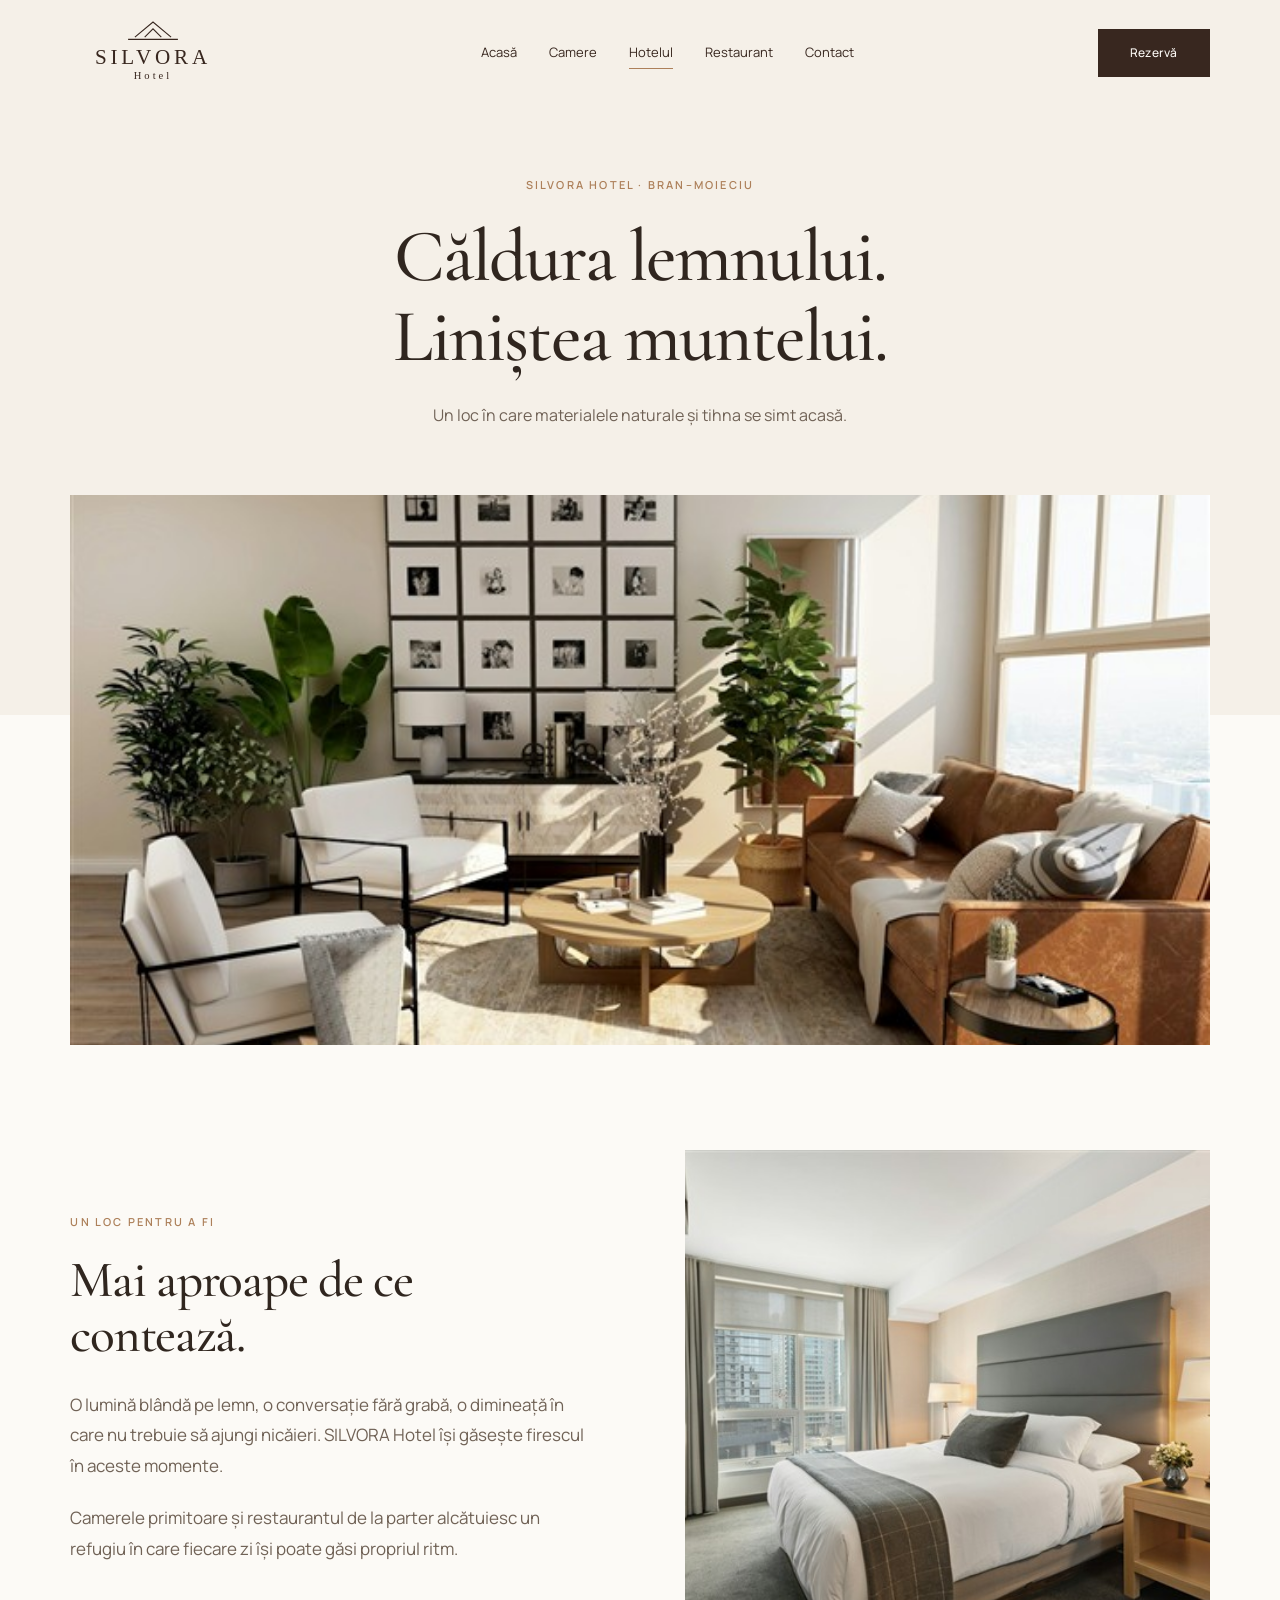
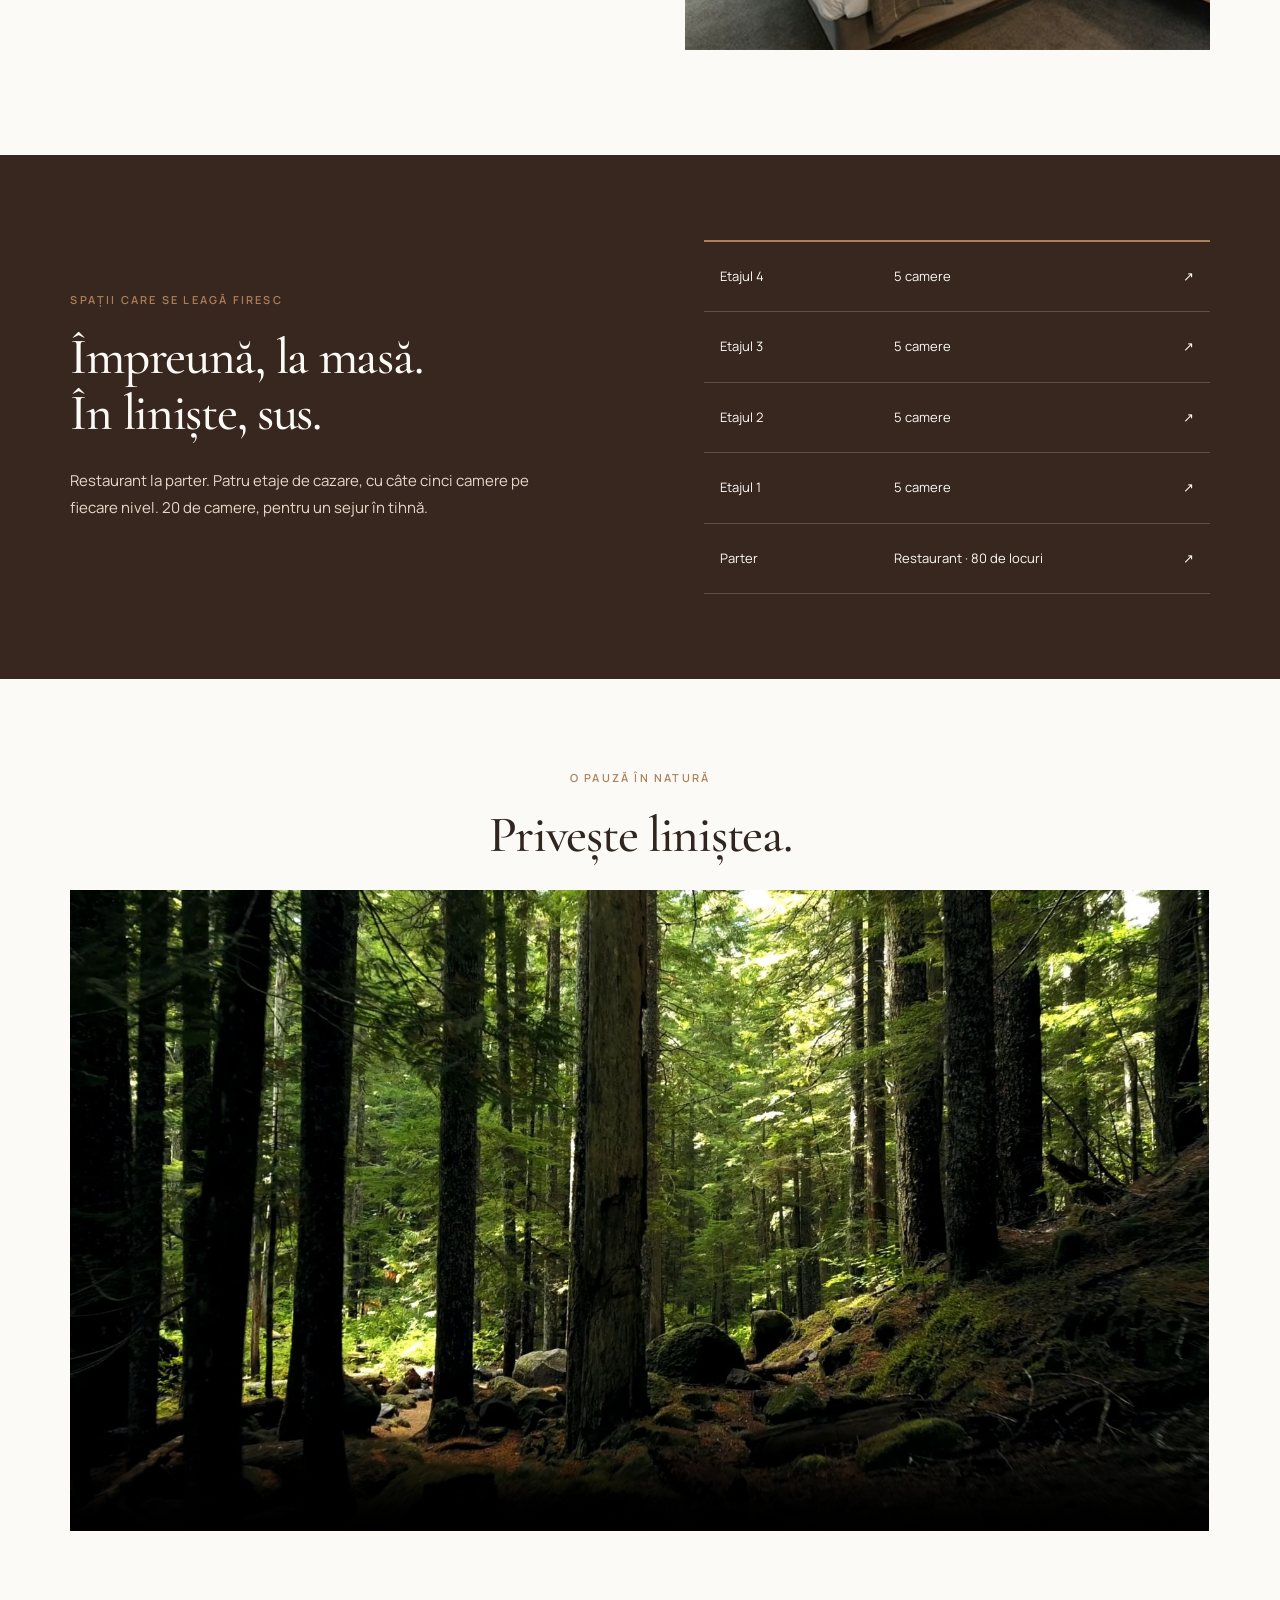
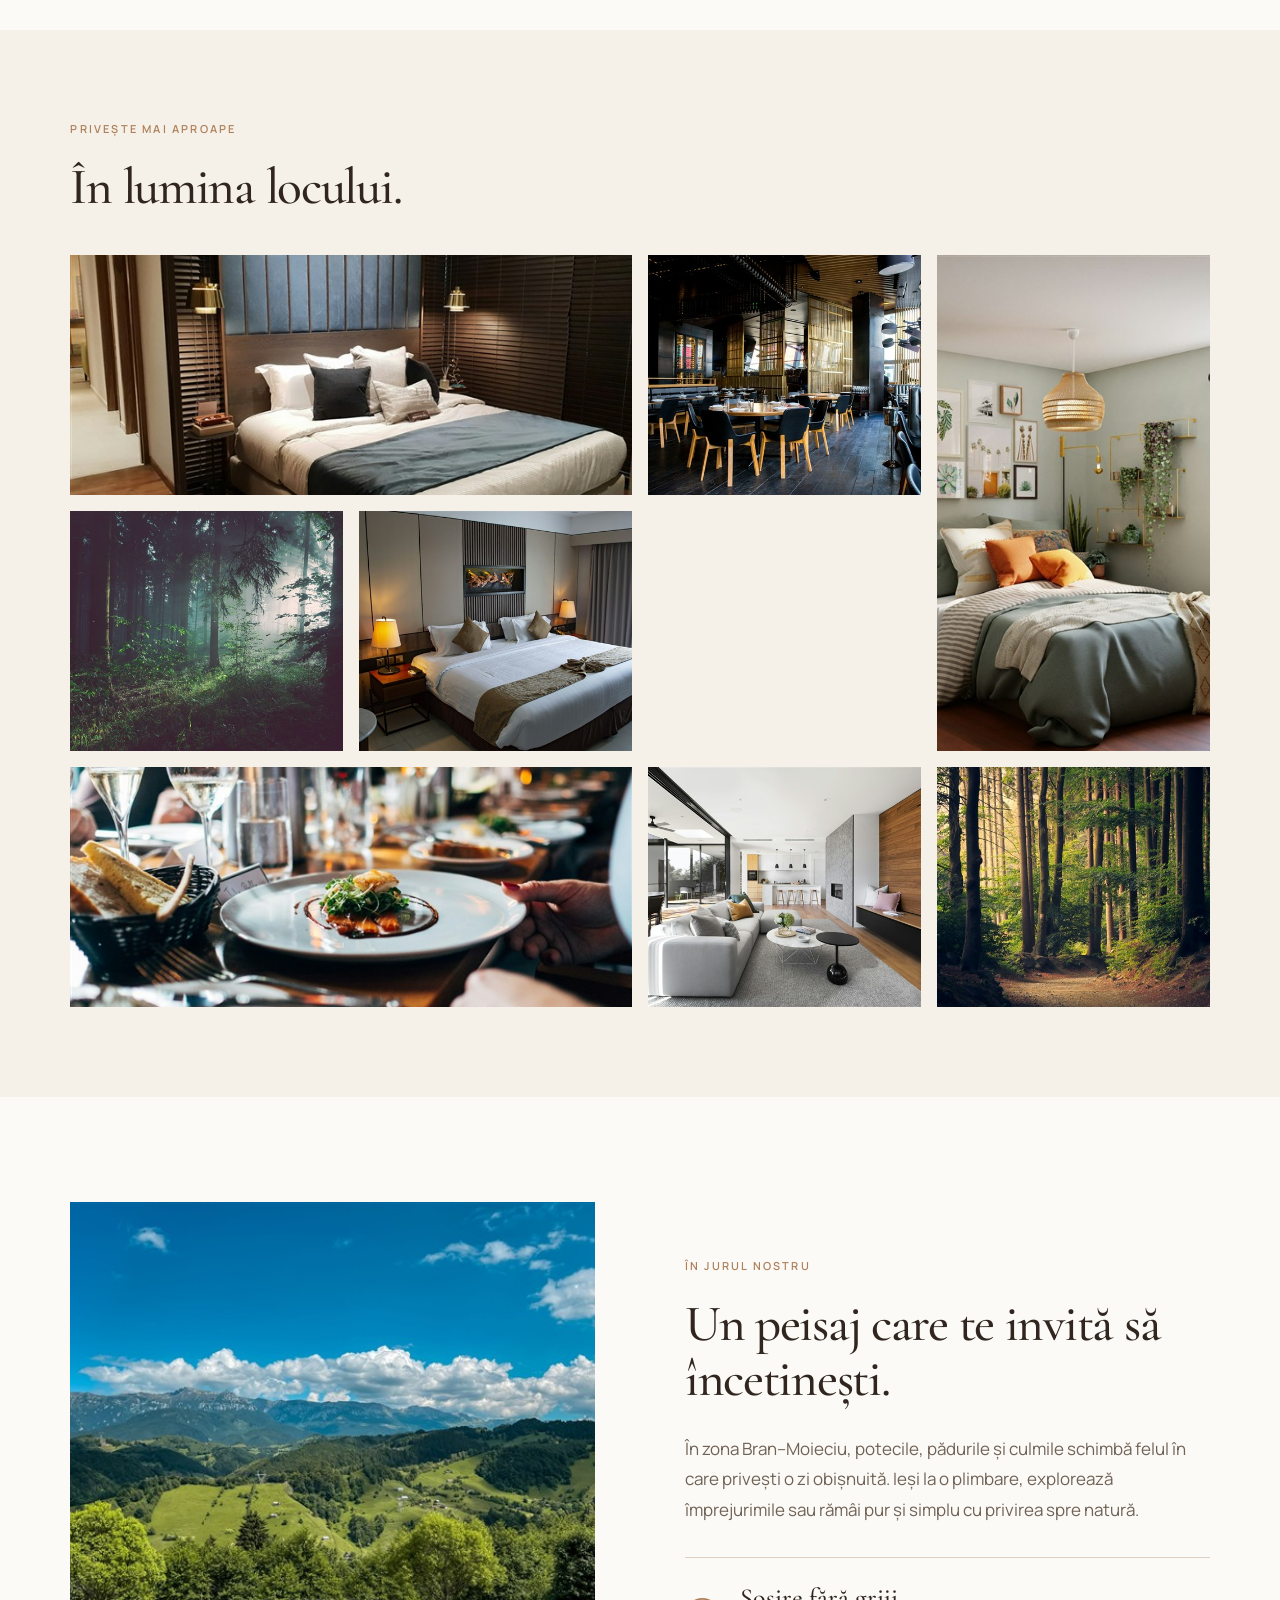
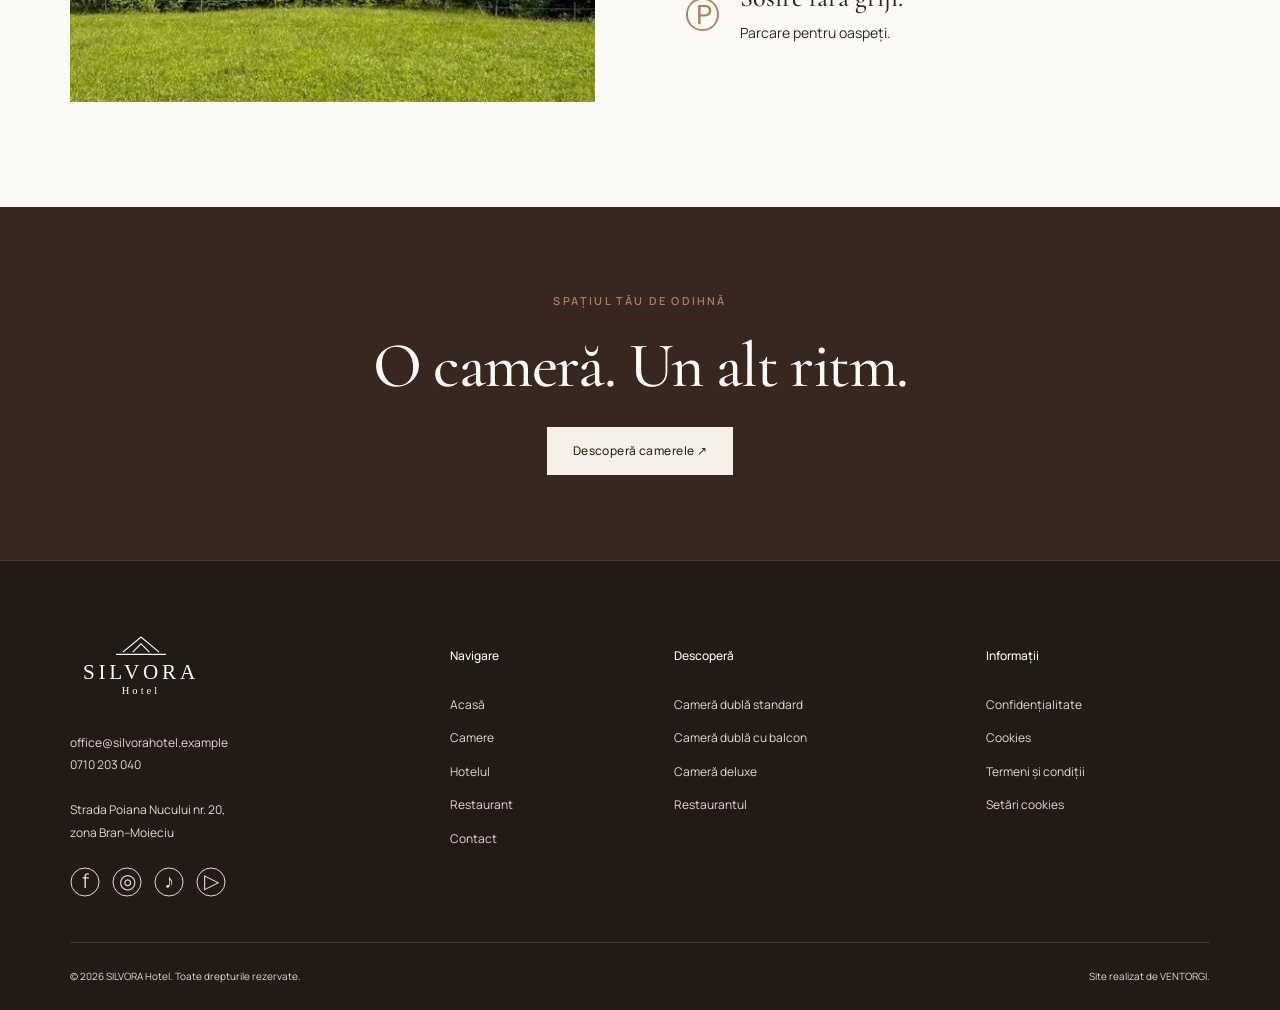
<file: hotelul.html>
<!doctype html><html lang="ro"><head><meta charset="utf-8"><meta name="viewport" content="width=device-width, initial-scale=1"><meta name="robots" content="noindex, follow"><title>Hotelul | SILVORA Hotel</title><meta name="description" content="Căldura lemnului și liniștea muntelui. Descoperă atmosfera SILVORA Hotel."><link rel="icon" type="image/svg+xml" href="assets/icons/favicon.svg"><link rel="preload" as="font" type="font/woff2" href="assets/fonts/manrope-latin.woff2" crossorigin><link rel="stylesheet" href="assets/css/style.css"><script src="assets/js/script.js" defer></script><link rel="stylesheet" href="assets/css/animations.css"><script src="assets/js/animations.js" defer></script></head><body class="page-hotelul"><a class="skip" href="#continut">Sari la conținut</a><header class="header "><a class="brand" href="index.html" aria-label="SILVORA Hotel — Acasă"><svg xmlns="http://www.w3.org/2000/svg" viewBox="0 0 220 96"><g fill="none" stroke="currentColor" stroke-width="1.5"><path d="M86 27 110 7l24 20M99 27l11-11 11 11M77 30h66"/></g><text x="110" y="62" text-anchor="middle" fill="currentColor" font-family="Georgia,serif" font-size="28" letter-spacing="5">SILVORA</text><text x="110" y="83" text-anchor="middle" fill="currentColor" font-family="Georgia,serif" font-size="14" letter-spacing="4">Hotel</text></svg></a><button type="button" class="menu-toggle" aria-expanded="false" aria-controls="navigation">Meniu <span aria-hidden="true">☰</span></button><nav id="navigation" aria-label="Navigare principală"><a href="index.html" >Acasă</a><a href="camere.html" >Camere</a><a href="hotelul.html" aria-current="page">Hotelul</a><a href="restaurant.html" >Restaurant</a><a href="contact.html" >Contact</a></nav><button type="button" class="button header-book">Rezervă</button></header><main id="continut"><section class="page-intro"><p class="eyebrow">SILVORA HOTEL · BRAN–MOIECIU</p><h1>Căldura lemnului.<br>Liniștea muntelui.</h1><p>Un loc în care materialele naturale și tihna se simt acasă.</p></section><div class="wide-image"><img class="" src="assets/images/interior.jpg" alt="Interior cu texturi naturale și lumină caldă" width="1400" height="1050" fetchpriority="high" srcset="assets/images/interior-640.jpg 640w, assets/images/interior.jpg 1400w" sizes="(max-width: 560px) 92vw, (max-width: 800px) 46vw, 44vw" decoding="async"></div><section class="split"><div class="copy"><p class="eyebrow">UN LOC PENTRU A FI</p><h2>Mai aproape de ce contează.</h2><p>O lumină blândă pe lemn, o conversație fără grabă, o dimineață în care nu trebuie să ajungi nicăieri. SILVORA Hotel își găsește firescul în aceste momente.</p><p>Camerele primitoare și restaurantul de la parter alcătuiesc un refugiu în care fiecare zi își poate găsi propriul ritm.</p></div><img class="" src="assets/images/bed.jpg" alt="Textile și lumină într-o cameră" width="1400" height="933" loading="lazy" srcset="assets/images/bed-640.jpg 640w, assets/images/bed.jpg 1400w" sizes="(max-width: 560px) 92vw, (max-width: 800px) 46vw, 44vw" decoding="async"></section><section class="layout-section"><div><p class="eyebrow">SPAȚII CARE SE LEAGĂ FIRESC</p><h2>Împreună, la masă.<br>În liniște, sus.</h2><p>Restaurant la parter. Patru etaje de cazare, cu câte cinci camere pe fiecare nivel. 20 de camere, pentru un sejur în tihnă.</p></div><div class="building" aria-label="Organizarea spațiilor hotelului"><a href="camere.html#etaj-4"><span>Etajul 4</span><span>5 camere</span><span aria-hidden="true">↗</span></a><a href="camere.html#etaj-3"><span>Etajul 3</span><span>5 camere</span><span aria-hidden="true">↗</span></a><a href="camere.html#etaj-2"><span>Etajul 2</span><span>5 camere</span><span aria-hidden="true">↗</span></a><a href="camere.html#etaj-1"><span>Etajul 1</span><span>5 camere</span><span aria-hidden="true">↗</span></a><a href="restaurant.html"><span>Parter</span><span>Restaurant · 80 de locuri</span><span aria-hidden="true">↗</span></a></div></section><section class="video-section"><p class="eyebrow">O PAUZĂ ÎN NATURĂ</p><h2>Privește liniștea.</h2><video controls playsinline preload="none" poster="assets/images/video-poster.jpg" src="assets/videos/forest.mp4" aria-label="Peisaj de pădure"></video></section><section id="galerie" class="gallery-section"><p class="eyebrow">PRIVEȘTE MAI APROAPE</p><h2>În lumina locului.</h2><div class="gallery full-gallery"><div class="gallery-item"><img class="" src="assets/images/room.jpg" alt="Cameră cu pat matrimonial" width="1400" height="1050" loading="lazy" srcset="assets/images/room-640.jpg 640w, assets/images/room.jpg 1400w" sizes="(max-width: 560px) 92vw, (max-width: 800px) 46vw, 44vw" decoding="async"></div><div class="gallery-item"><img class="" src="assets/images/restaurant.jpg" alt="Interior de restaurant" width="1400" height="933" loading="lazy" srcset="assets/images/restaurant-640.jpg 640w, assets/images/restaurant.jpg 1400w" sizes="(max-width: 560px) 92vw, (max-width: 800px) 46vw, 44vw" decoding="async"></div><div class="gallery-item"><img class="" src="assets/images/detail.jpg" alt="Detaliu de interior" width="1400" height="1400" loading="lazy" srcset="assets/images/detail-640.jpg 640w, assets/images/detail.jpg 1400w" sizes="(max-width: 560px) 92vw, (max-width: 800px) 46vw, 44vw" decoding="async"></div><div class="gallery-item"><img class="" src="assets/images/forest.jpg" alt="Peisaj cu pădure" width="1920" height="1280" loading="lazy" srcset="assets/images/forest-640.jpg 640w, assets/images/forest.jpg 1920w" sizes="(max-width: 560px) 92vw, (max-width: 800px) 46vw, 44vw" decoding="async"></div><div class="gallery-item"><img class="" src="assets/images/balcon.jpg" alt="Cameră luminoasă" width="1400" height="933" loading="lazy" srcset="assets/images/balcon-640.jpg 640w, assets/images/balcon.jpg 1400w" sizes="(max-width: 560px) 92vw, (max-width: 800px) 46vw, 44vw" decoding="async"></div><div class="gallery-item"><img class="" src="assets/images/dining.jpg" alt="Masă în restaurant" width="1400" height="933" loading="lazy" srcset="assets/images/dining-640.jpg 640w, assets/images/dining.jpg 1400w" sizes="(max-width: 560px) 92vw, (max-width: 800px) 46vw, 44vw" decoding="async"></div><div class="gallery-item"><img class="" src="assets/images/lounge.jpg" alt="Zonă de relaxare" width="1400" height="952" loading="lazy" srcset="assets/images/lounge-640.jpg 640w, assets/images/lounge.jpg 1400w" sizes="(max-width: 560px) 92vw, (max-width: 800px) 46vw, 44vw" decoding="async"></div><div class="gallery-item"><img class="" src="assets/images/mist.jpg" alt="Pădure în lumină naturală" width="1400" height="932" loading="lazy" srcset="assets/images/mist-640.jpg 640w, assets/images/mist.jpg 1400w" sizes="(max-width: 560px) 92vw, (max-width: 800px) 46vw, 44vw" decoding="async"></div></div></section><section class="split zone"><div><img class="" src="assets/images/moieciu.jpg" alt="Peisaj montan din Moieciu de Sus" width="1920" height="1440" loading="lazy" srcset="assets/images/moieciu-640.jpg 640w, assets/images/moieciu.jpg 1920w" sizes="(max-width: 560px) 92vw, (max-width: 800px) 46vw, 44vw" decoding="async"></div><div class="copy"><p class="eyebrow">ÎN JURUL NOSTRU</p><h2>Un peisaj care te invită să încetinești.</h2><p>În zona Bran–Moieciu, potecile, pădurile și culmile schimbă felul în care privești o zi obișnuită. Ieși la o plimbare, explorează împrejurimile sau rămâi pur și simplu cu privirea spre natură.</p><div class="parking"><span aria-hidden="true">Ⓟ</span><div><h3>Sosire fără griji.</h3><p>Parcare pentru oaspeți.</p></div></div></div></section><section class="cta"><p class="eyebrow">SPAȚIUL TĂU DE ODIHNĂ</p><h2>O cameră. Un alt ritm.</h2><a class="button" href="camere.html">Descoperă camerele ↗</a></section></main><footer><div class="footer-grid"><div><a class="brand" href="index.html" aria-label="SILVORA Hotel — Acasă"><svg xmlns="http://www.w3.org/2000/svg" viewBox="0 0 220 96"><g fill="none" stroke="currentColor" stroke-width="1.5"><path d="M86 27 110 7l24 20M99 27l11-11 11 11M77 30h66"/></g><text x="110" y="62" text-anchor="middle" fill="currentColor" font-family="Georgia,serif" font-size="28" letter-spacing="5">SILVORA</text><text x="110" y="83" text-anchor="middle" fill="currentColor" font-family="Georgia,serif" font-size="14" letter-spacing="4">Hotel</text></svg></a><p>office@silvorahotel.example<br>0710 203 040</p><p>Strada Poiana Nucului nr. 20,<br>zona Bran–Moieciu</p><div class="socials"><span role="img" aria-label="Facebook"><svg viewBox="0 0 30 30" aria-hidden="true"><circle cx="15" cy="15" r="14" fill="none" stroke="currentColor"/><text x="15" y="21" text-anchor="middle" fill="currentColor" font-size="20">f</text></svg></span><span role="img" aria-label="Instagram"><svg viewBox="0 0 30 30" aria-hidden="true"><circle cx="15" cy="15" r="14" fill="none" stroke="currentColor"/><text x="15" y="21" text-anchor="middle" fill="currentColor" font-size="20">◎</text></svg></span><span role="img" aria-label="TikTok"><svg viewBox="0 0 30 30" aria-hidden="true"><circle cx="15" cy="15" r="14" fill="none" stroke="currentColor"/><text x="15" y="21" text-anchor="middle" fill="currentColor" font-size="20">♪</text></svg></span><span role="img" aria-label="YouTube"><svg viewBox="0 0 30 30" aria-hidden="true"><circle cx="15" cy="15" r="14" fill="none" stroke="currentColor"/><text x="15" y="21" text-anchor="middle" fill="currentColor" font-size="20">▷</text></svg></span></div></div><div><h3>Navigare</h3><a href="index.html">Acasă</a><a href="camere.html">Camere</a><a href="hotelul.html">Hotelul</a><a href="restaurant.html">Restaurant</a><a href="contact.html">Contact</a></div><div><h3>Descoperă</h3><a href="camere.html#standard">Cameră dublă standard</a><a href="camere.html#balcon">Cameră dublă cu balcon</a><a href="camere.html#deluxe">Cameră deluxe</a><a href="restaurant.html">Restaurantul</a></div><div><h3>Informații</h3><span>Confidențialitate</span><span>Cookies</span><span>Termeni și condiții</span><span>Setări cookies</span></div></div><div class="footer-bottom"><span>© 2026 SILVORA Hotel. Toate drepturile rezervate.</span><span>Site realizat de VENTORGI.</span></div></footer></body></html>
</file>
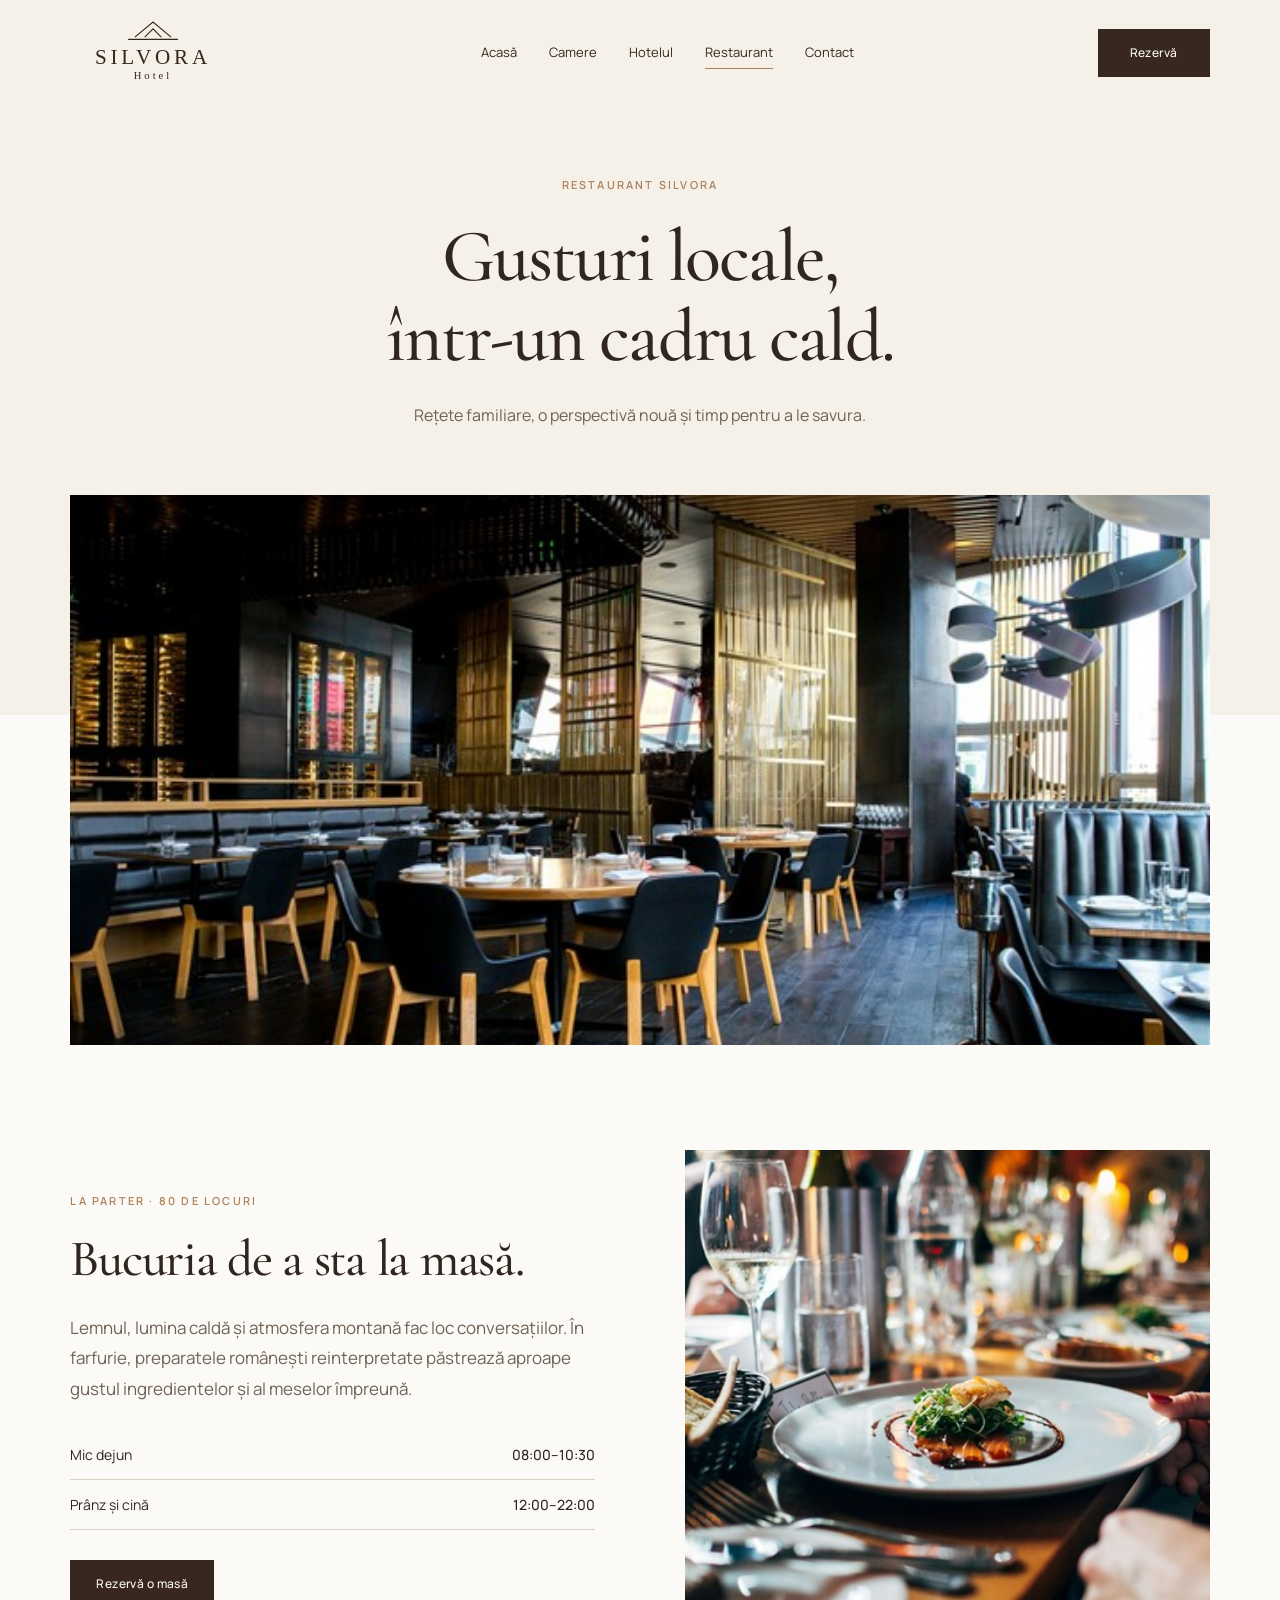
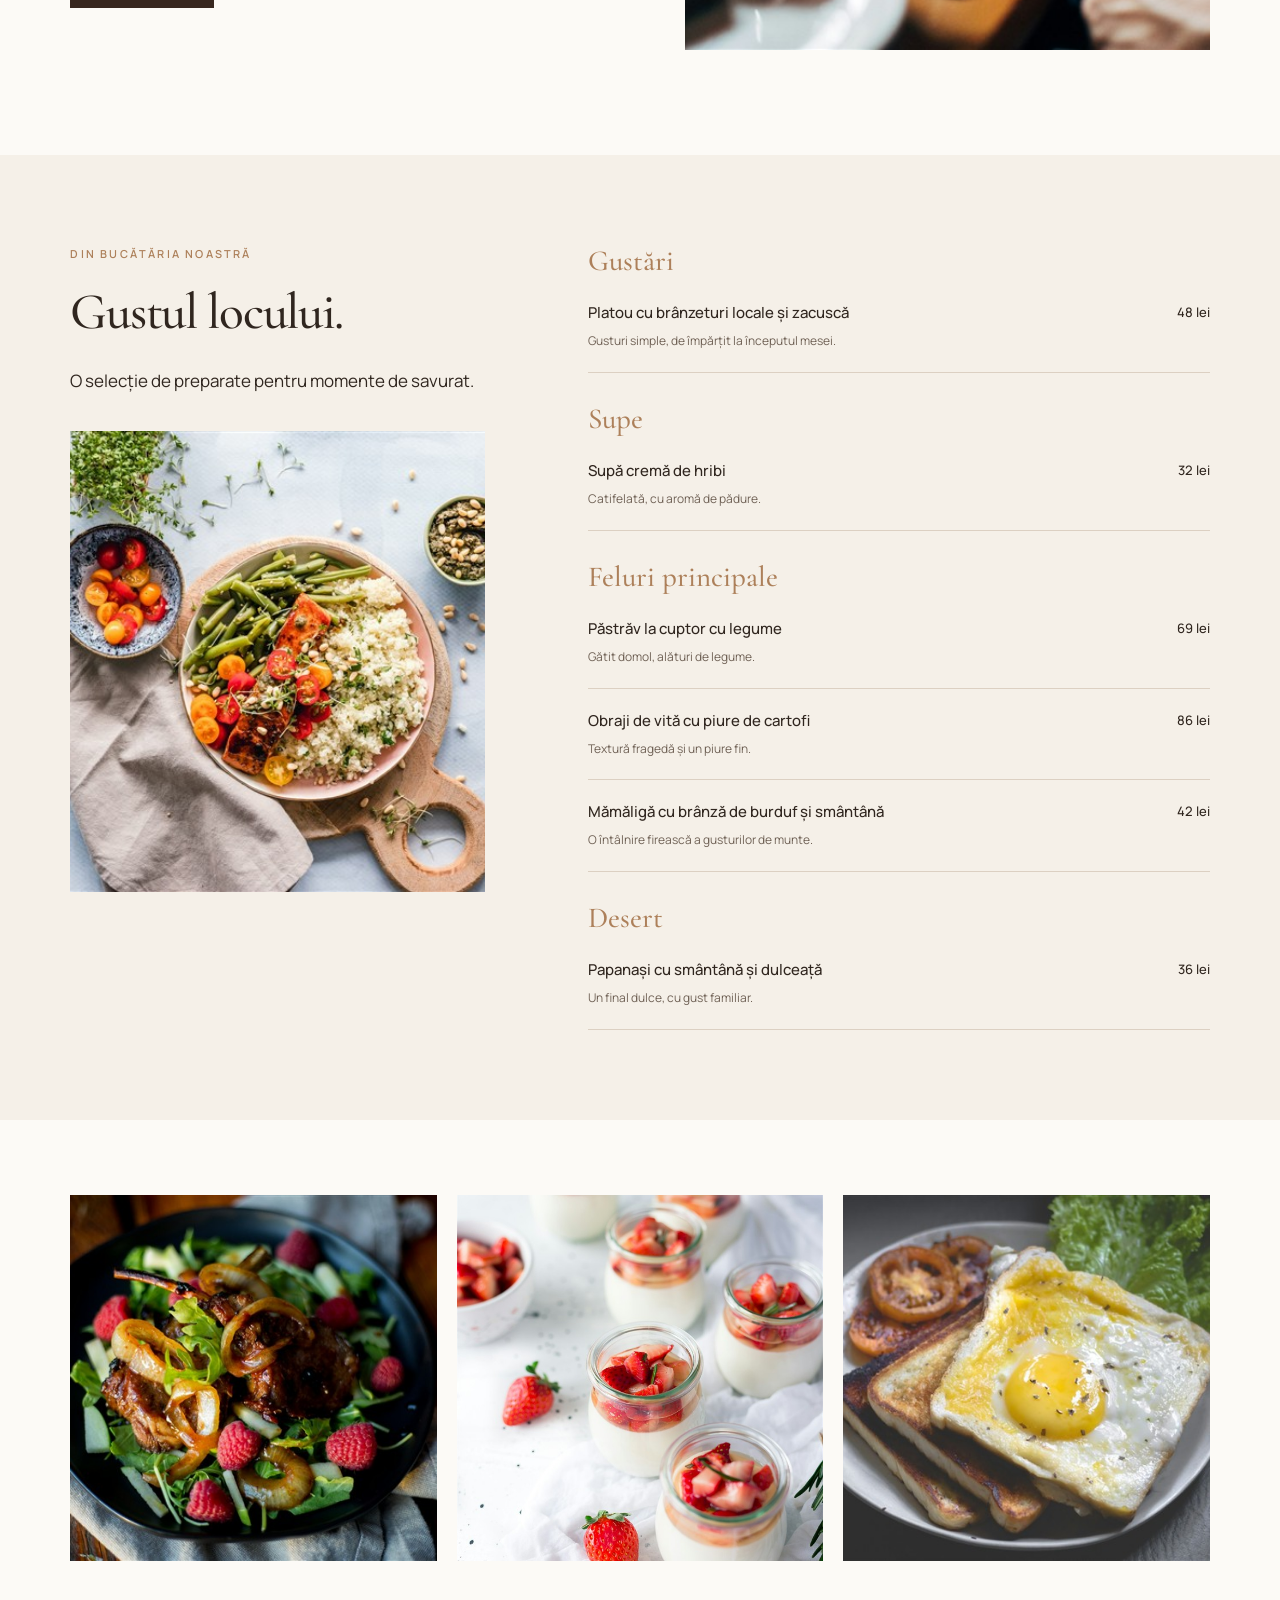
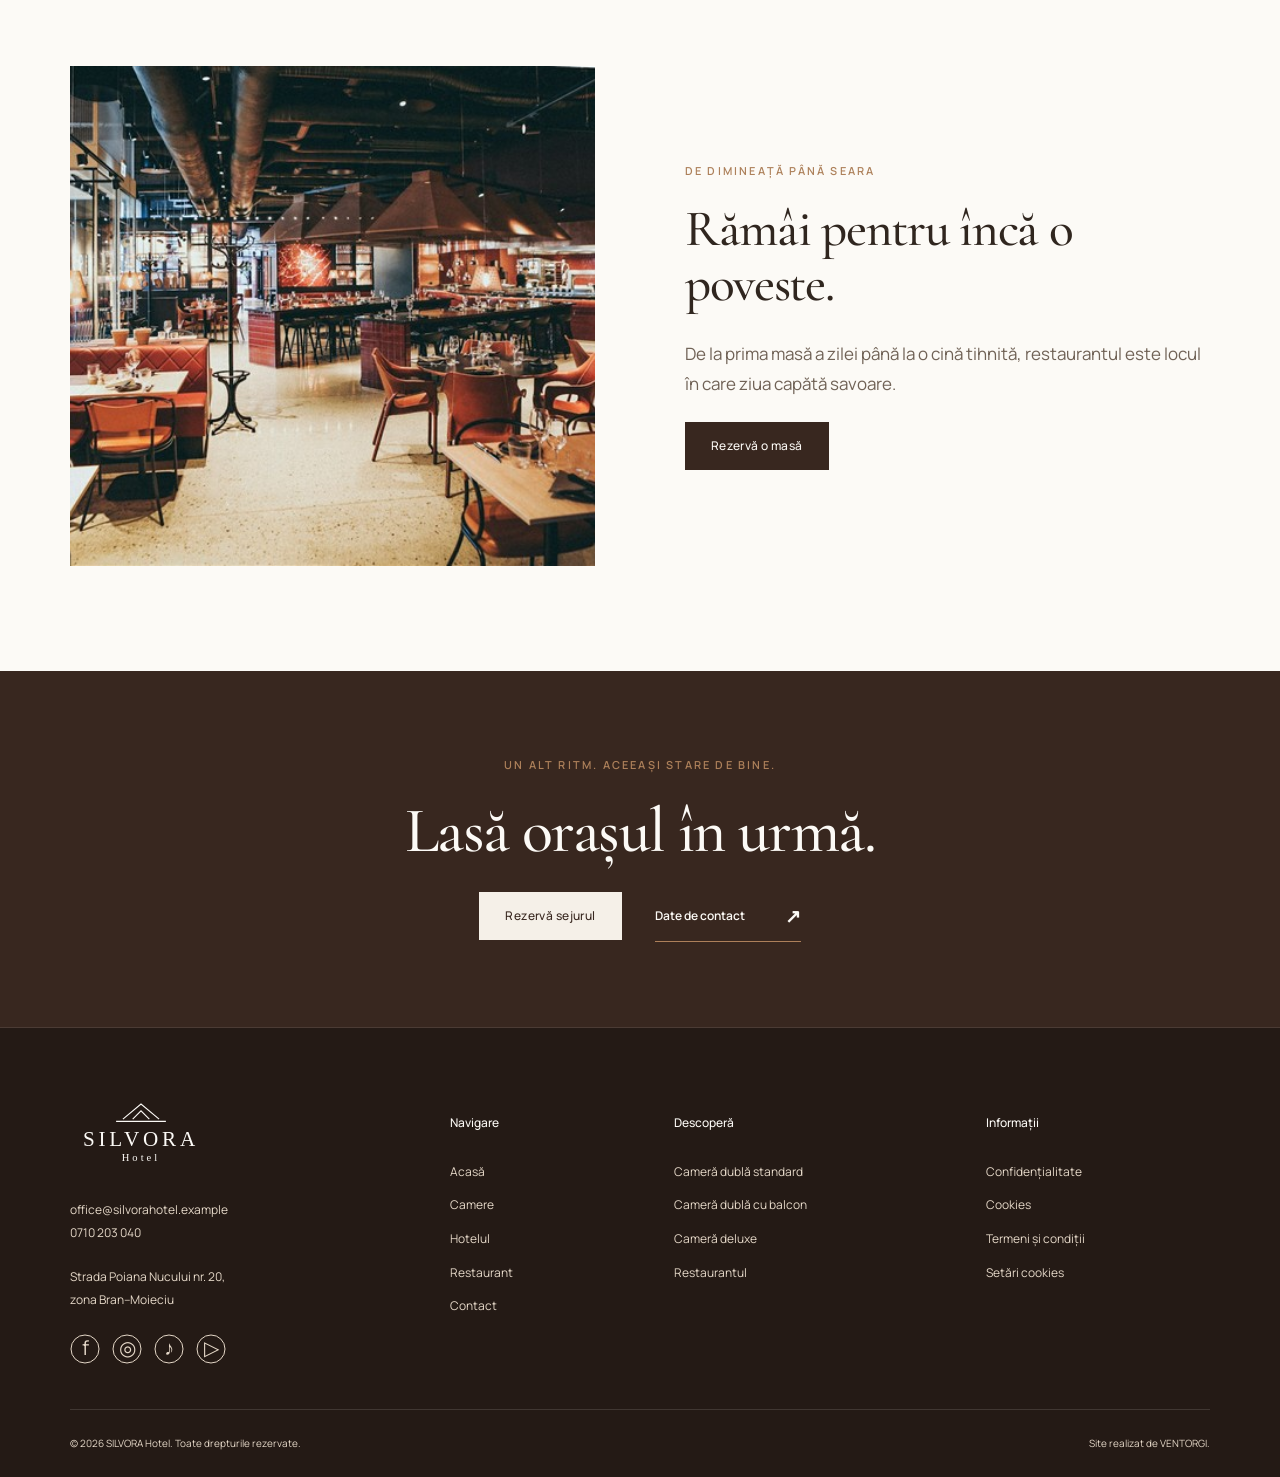
<file: restaurant.html>
<!doctype html><html lang="ro"><head><meta charset="utf-8"><meta name="viewport" content="width=device-width, initial-scale=1"><meta name="robots" content="noindex, follow"><title>Restaurant | SILVORA Hotel</title><meta name="description" content="Preparatele românești reinterpretate, într-un restaurant cu 80 de locuri."><link rel="icon" type="image/svg+xml" href="assets/icons/favicon.svg"><link rel="preload" as="font" type="font/woff2" href="assets/fonts/manrope-latin.woff2" crossorigin><link rel="stylesheet" href="assets/css/style.css"><script src="assets/js/script.js" defer></script><link rel="stylesheet" href="assets/css/animations.css"><script src="assets/js/animations.js" defer></script></head><body class="page-restaurant"><a class="skip" href="#continut">Sari la conținut</a><header class="header "><a class="brand" href="index.html" aria-label="SILVORA Hotel — Acasă"><svg xmlns="http://www.w3.org/2000/svg" viewBox="0 0 220 96"><g fill="none" stroke="currentColor" stroke-width="1.5"><path d="M86 27 110 7l24 20M99 27l11-11 11 11M77 30h66"/></g><text x="110" y="62" text-anchor="middle" fill="currentColor" font-family="Georgia,serif" font-size="28" letter-spacing="5">SILVORA</text><text x="110" y="83" text-anchor="middle" fill="currentColor" font-family="Georgia,serif" font-size="14" letter-spacing="4">Hotel</text></svg></a><button type="button" class="menu-toggle" aria-expanded="false" aria-controls="navigation">Meniu <span aria-hidden="true">☰</span></button><nav id="navigation" aria-label="Navigare principală"><a href="index.html" >Acasă</a><a href="camere.html" >Camere</a><a href="hotelul.html" >Hotelul</a><a href="restaurant.html" aria-current="page">Restaurant</a><a href="contact.html" >Contact</a></nav><button type="button" class="button header-book">Rezervă</button></header><main id="continut"><section class="page-intro"><p class="eyebrow">RESTAURANT SILVORA</p><h1>Gusturi locale,<br>într-un cadru cald.</h1><p>Rețete familiare, o perspectivă nouă și timp pentru a le savura.</p></section><div class="wide-image"><img class="" src="assets/images/restaurant.jpg" alt="Interior de restaurant cu mese pregătite" width="1400" height="933" fetchpriority="high" srcset="assets/images/restaurant-640.jpg 640w, assets/images/restaurant.jpg 1400w" sizes="(max-width: 560px) 92vw, (max-width: 800px) 46vw, 44vw" decoding="async"></div><section class="split"><div class="copy"><p class="eyebrow">LA PARTER · 80 DE LOCURI</p><h2>Bucuria de a sta la masă.</h2><p>Lemnul, lumina caldă și atmosfera montană fac loc conversațiilor. În farfurie, preparatele românești reinterpretate păstrează aproape gustul ingredientelor și al meselor împreună.</p><div class="schedule"><p><span>Mic dejun</span><strong>08:00–10:30</strong></p><p><span>Prânz și cină</span><strong>12:00–22:00</strong></p></div><button type="button" class="button ">Rezervă o masă</button></div><img class="" src="assets/images/dining.jpg" alt="Preparat servit în restaurant" width="1400" height="933" loading="lazy" srcset="assets/images/dining-640.jpg 640w, assets/images/dining.jpg 1400w" sizes="(max-width: 560px) 92vw, (max-width: 800px) 46vw, 44vw" decoding="async"></section><section class="menu-section"><div><p class="eyebrow">DIN BUCĂTĂRIA NOASTRĂ</p><h2>Gustul locului.</h2><p>O selecție de preparate pentru momente de savurat.</p><img class="" src="assets/images/food.jpg" alt="Preparat culinar cu ingrediente proaspete" width="1400" height="933" loading="lazy" srcset="assets/images/food-640.jpg 640w, assets/images/food.jpg 1400w" sizes="(max-width: 560px) 92vw, (max-width: 800px) 46vw, 44vw" decoding="async"></div><div class="menu-list"><h3>Gustări</h3><div class="dish"><div><h4>Platou cu brânzeturi locale și zacuscă</h4><p>Gusturi simple, de împărțit la începutul mesei.</p></div><strong>48 lei</strong></div><h3>Supe</h3><div class="dish"><div><h4>Supă cremă de hribi</h4><p>Catifelată, cu aromă de pădure.</p></div><strong>32 lei</strong></div><h3>Feluri principale</h3><div class="dish"><div><h4>Păstrăv la cuptor cu legume</h4><p>Gătit domol, alături de legume.</p></div><strong>69 lei</strong></div><div class="dish"><div><h4>Obraji de vită cu piure de cartofi</h4><p>Textură fragedă și un piure fin.</p></div><strong>86 lei</strong></div><div class="dish"><div><h4>Mămăligă cu brânză de burduf și smântână</h4><p>O întâlnire firească a gusturilor de munte.</p></div><strong>42 lei</strong></div><h3>Desert</h3><div class="dish"><div><h4>Papanași cu smântână și dulceață</h4><p>Un final dulce, cu gust familiar.</p></div><strong>36 lei</strong></div></div></section><section class="food-gallery"><img class="" src="assets/images/plate.jpg" alt="Preparat culinar servit cu atenție" width="1400" height="933" loading="lazy" srcset="assets/images/plate-640.jpg 640w, assets/images/plate.jpg 1400w" sizes="(max-width: 560px) 92vw, (max-width: 800px) 46vw, 44vw" decoding="async"><img class="" src="assets/images/dessert.jpg" alt="Desert cu fructe" width="1400" height="2100" loading="lazy" srcset="assets/images/dessert-640.jpg 640w, assets/images/dessert.jpg 1400w" sizes="(max-width: 560px) 92vw, (max-width: 800px) 46vw, 44vw" decoding="async"><img class="" src="assets/images/breakfast.jpg" alt="Mic dejun pregătit pentru masă" width="1400" height="933" loading="lazy" srcset="assets/images/breakfast-640.jpg 640w, assets/images/breakfast.jpg 1400w" sizes="(max-width: 560px) 92vw, (max-width: 800px) 46vw, 44vw" decoding="async"></section><section class="split"><img class="" src="assets/images/table.jpg" alt="Mese și atmosferă în restaurant" width="1400" height="933" loading="lazy" srcset="assets/images/table-640.jpg 640w, assets/images/table.jpg 1400w" sizes="(max-width: 560px) 92vw, (max-width: 800px) 46vw, 44vw" decoding="async"><div class="copy"><p class="eyebrow">DE DIMINEAȚĂ PÂNĂ SEARA</p><h2>Rămâi pentru încă o poveste.</h2><p>De la prima masă a zilei până la o cină tihnită, restaurantul este locul în care ziua capătă savoare.</p><button type="button" class="button ">Rezervă o masă</button></div></section><section class="cta"><p class="eyebrow">UN ALT RITM. ACEEAȘI STARE DE BINE.</p><h2>Lasă orașul în urmă.</h2><div class="actions"><button type="button" class="button ">Rezervă sejurul</button><a class="text-link" href="contact.html">Date de contact <span aria-hidden="true">↗</span></a></div></section></main><footer><div class="footer-grid"><div><a class="brand" href="index.html" aria-label="SILVORA Hotel — Acasă"><svg xmlns="http://www.w3.org/2000/svg" viewBox="0 0 220 96"><g fill="none" stroke="currentColor" stroke-width="1.5"><path d="M86 27 110 7l24 20M99 27l11-11 11 11M77 30h66"/></g><text x="110" y="62" text-anchor="middle" fill="currentColor" font-family="Georgia,serif" font-size="28" letter-spacing="5">SILVORA</text><text x="110" y="83" text-anchor="middle" fill="currentColor" font-family="Georgia,serif" font-size="14" letter-spacing="4">Hotel</text></svg></a><p>office@silvorahotel.example<br>0710 203 040</p><p>Strada Poiana Nucului nr. 20,<br>zona Bran–Moieciu</p><div class="socials"><span role="img" aria-label="Facebook"><svg viewBox="0 0 30 30" aria-hidden="true"><circle cx="15" cy="15" r="14" fill="none" stroke="currentColor"/><text x="15" y="21" text-anchor="middle" fill="currentColor" font-size="20">f</text></svg></span><span role="img" aria-label="Instagram"><svg viewBox="0 0 30 30" aria-hidden="true"><circle cx="15" cy="15" r="14" fill="none" stroke="currentColor"/><text x="15" y="21" text-anchor="middle" fill="currentColor" font-size="20">◎</text></svg></span><span role="img" aria-label="TikTok"><svg viewBox="0 0 30 30" aria-hidden="true"><circle cx="15" cy="15" r="14" fill="none" stroke="currentColor"/><text x="15" y="21" text-anchor="middle" fill="currentColor" font-size="20">♪</text></svg></span><span role="img" aria-label="YouTube"><svg viewBox="0 0 30 30" aria-hidden="true"><circle cx="15" cy="15" r="14" fill="none" stroke="currentColor"/><text x="15" y="21" text-anchor="middle" fill="currentColor" font-size="20">▷</text></svg></span></div></div><div><h3>Navigare</h3><a href="index.html">Acasă</a><a href="camere.html">Camere</a><a href="hotelul.html">Hotelul</a><a href="restaurant.html">Restaurant</a><a href="contact.html">Contact</a></div><div><h3>Descoperă</h3><a href="camere.html#standard">Cameră dublă standard</a><a href="camere.html#balcon">Cameră dublă cu balcon</a><a href="camere.html#deluxe">Cameră deluxe</a><a href="restaurant.html">Restaurantul</a></div><div><h3>Informații</h3><span>Confidențialitate</span><span>Cookies</span><span>Termeni și condiții</span><span>Setări cookies</span></div></div><div class="footer-bottom"><span>© 2026 SILVORA Hotel. Toate drepturile rezervate.</span><span>Site realizat de VENTORGI.</span></div></footer></body></html>
</file>
<file: assets/css/style.css>
@font-face{font-family:Manrope;src:url('../fonts/manrope-latin-ext.woff2') format('woff2');font-weight:200 800;font-display:swap;unicode-range:U+0100-02FF,U+1E00-1EFF}@font-face{font-family:Manrope;src:url('../fonts/manrope-latin.woff2') format('woff2');font-weight:200 800;font-display:swap}@font-face{font-family:Cormorant;src:url('../fonts/cormorant-garamond-latin-ext.woff2') format('woff2');font-weight:300 700;font-display:swap;unicode-range:U+0100-02FF,U+1E00-1EFF}@font-face{font-family:Cormorant;src:url('../fonts/cormorant-garamond-latin.woff2') format('woff2');font-weight:300 700;font-display:swap}
:root{--walnut:#38271f;--espresso:#241a15;--caramel:#ad805a;--cream:#f5f0e8;--ivory:#fcfaf6;--beige:#e5d8c8;--text:#30261f;--muted:#706256;--border:#dcd0c2;--gutter:clamp(22px,5.5vw,90px)}*{box-sizing:border-box}html{scroll-behavior:smooth;scroll-padding-top:110px}body{margin:0;background:var(--ivory);color:var(--text);font-family:Manrope,Arial,sans-serif;font-size:17px;line-height:1.8}body:has(dialog[open]){overflow:hidden}h1,h2,h3,h4,p{margin-top:0}h1,h2,h3{font-family:Cormorant,Georgia,serif;font-weight:500;line-height:1.08}h1{font-size:clamp(46px,5.8vw,84px);letter-spacing:-.025em;margin-bottom:25px}h2{font-size:clamp(38px,4vw,60px);letter-spacing:-.025em;margin-bottom:26px}h3{font-size:30px}p{margin-bottom:22px}a{color:inherit;text-decoration:none}button,input,select,textarea{font:inherit}button,a,input,select,textarea{-webkit-tap-highlight-color:transparent}button{cursor:pointer}img{display:block;width:100%;object-fit:cover;height:auto}button{border-radius:0}a,button{touch-action:manipulation}a:focus-visible,button:focus-visible,input:focus-visible,select:focus-visible,textarea:focus-visible{outline:2px solid var(--caramel);outline-offset:5px}[hidden]{display:none!important}section[id]{scroll-margin-top:110px}.skip{position:fixed;left:20px;top:-80px;background:var(--ivory);color:var(--walnut);padding:12px;z-index:100}.skip:focus{top:10px}.eyebrow{font-size:11px;font-weight:600;letter-spacing:.2em;line-height:1.6;color:var(--caramel);margin-bottom:22px}.header{height:106px;display:flex;align-items:center;justify-content:space-between;gap:25px;padding:0 var(--gutter);position:sticky;top:0;z-index:20;background:var(--cream);border-bottom:1px solid transparent;transition:background .3s,color .3s;color:var(--walnut)}.brand{display:block;width:166px;flex-shrink:0;line-height:0}.brand svg{width:100%;height:84px}.header nav{display:flex;align-items:center;gap:32px;font-size:13px}.header nav a{padding:14px 0;position:relative}.header nav a:after{content:'';position:absolute;height:1px;background:var(--caramel);left:0;right:100%;bottom:9px;transition:right .25s}.header nav a:hover:after,.header nav a[aria-current]:after{right:0}.button{border:1px solid var(--walnut);background:var(--walnut);color:var(--ivory);min-height:48px;padding:13px 25px;display:inline-flex;align-items:center;justify-content:center;gap:26px;line-height:1.5;font-size:12px;letter-spacing:.035em;font-weight:500;transition:background .25s,border-color .25s}.button:hover{background:#644936;border-color:#644936}.header-book{min-width:112px}.header.over-hero:not(.scrolled){background:transparent;color:var(--ivory);margin-bottom:-106px}.over-hero:not(.scrolled) .button{background:transparent;border-color:#ffffff70}.scrolled{border-color:var(--border)}.menu-toggle{display:none}.actions{display:flex;gap:18px;flex-wrap:wrap;align-items:center}.hero{position:relative;min-height:780px;min-height:100svh;display:flex;align-items:center;background:var(--espresso);color:var(--ivory);isolation:isolate;padding:180px var(--gutter) 150px}.hero video,.hero-shade{position:absolute;inset:0;width:100%;height:100%;object-fit:cover;z-index:-2}.hero-shade{z-index:-1;background:linear-gradient(90deg,rgba(25,20,16,.78),rgba(25,20,16,.22)),linear-gradient(0deg,rgba(25,20,16,.4),transparent 45%)}.hero-content{max-width:830px;animation:arrive .6s ease-out}.hero h1{font-size:clamp(48px,5.4vw,82px);line-height:1.08}.hero h1 em{font-weight:500;color:#e4cfb8}.hero-content>p:not(.eyebrow){max-width:530px;font-size:16px;color:#e2dbd2;margin-bottom:35px}.hero .eyebrow{color:#e1c2a4}.hero .button{background:var(--cream);border-color:var(--cream);color:var(--walnut)}.hero .button.outline{background:transparent;border-color:#ffffff80;color:var(--ivory)}.hero-bottom{position:absolute;bottom:30px;left:var(--gutter);right:var(--gutter);display:flex;justify-content:space-between;align-items:center;gap:20px;font-size:10px;letter-spacing:.2em}.hero-bottom>a{font-size:27px;min-width:44px;text-align:center}.hero-bottom button{background:transparent;color:inherit;border:1px solid #ffffff60;padding:10px 16px;font-size:12px;min-height:44px;margin-left:auto}.facts{display:flex;justify-content:space-around;gap:20px;background:var(--cream);border-bottom:1px solid var(--border);padding:29px var(--gutter);font-size:12px}.facts span{padding:0 20px;border-right:1px solid var(--border)}.facts span:last-child{border:0}.split{display:grid;grid-template-columns:1fr 1fr;gap:clamp(35px,7vw,110px);align-items:center;padding:105px var(--gutter)}.copy{max-width:540px}.copy>p:not(.eyebrow){color:var(--muted)}.split>img,.split>div>img{aspect-ratio:1.05;object-fit:cover}.text-link{display:inline-flex;gap:40px;align-items:center;border-bottom:1px solid var(--caramel);padding:8px 0;font-size:12px;font-weight:600;min-height:44px}.text-link span{font-size:19px;transition:transform .25s}.text-link:hover span{transform:translate(3px,-3px)}.image-pair{position:relative;padding:0 0 65px 40px}.image-pair img:first-child{aspect-ratio:.87}.image-pair img:last-child{width:47%;aspect-ratio:.85;position:absolute;bottom:0;left:-20px;border:8px solid var(--ivory)}.section-heading{display:flex;justify-content:space-between;align-items:end;gap:30px;margin-bottom:40px}.section-heading h2{margin-bottom:0}.section-heading>p{font-size:13px;color:var(--muted)}.rooms-preview,.floor-section,.gallery-section{padding:90px var(--gutter);background:var(--cream)}.room-grid{display:grid;grid-template-columns:repeat(3,minmax(0,1fr));gap:28px}.room-card>img{aspect-ratio:1.22;transition:filter .4s}.room-card:hover>img{filter:brightness(1.04)}.room-info{padding:25px 0}.room-info .eyebrow{font-size:10px;margin-bottom:12px}.room-info h3{font-size:29px;margin-bottom:16px}.room-info>p:not(.eyebrow){font-size:14px;color:var(--muted);line-height:1.8}.room-meta{border-top:1px solid var(--border);padding-top:17px;display:flex;justify-content:space-between;gap:8px;font-size:10px;margin-bottom:15px}.room-meta strong{font-size:15px;font-weight:600}.restaurant-feature{position:relative;min-height:590px;display:flex;align-items:center;padding:85px var(--gutter);color:var(--ivory);background:var(--espresso);isolation:isolate}.restaurant-feature>img{position:absolute;inset:0;width:100%;height:100%;z-index:-2}.restaurant-feature:after{content:'';position:absolute;inset:0;background:linear-gradient(90deg,#241a15e8,#241a1530);z-index:-1}.feature-copy{max-width:510px}.feature-copy p:not(.eyebrow){font-size:16px;color:#e5d8c8}.parking{display:flex;gap:20px;align-items:center;border-top:1px solid var(--border);margin-top:32px;padding-top:25px}.parking>span{font-size:35px;color:var(--caramel)}.parking h3{font-size:26px;margin-bottom:8px}.parking p{font-size:14px;margin:0}.gallery{display:grid;grid-template-columns:1.2fr .9fr 1.1fr .9fr;gap:16px}.gallery>img{height:280px}.gallery>img:nth-child(even){margin-top:35px}.cta{text-align:center;padding:85px var(--gutter);background:var(--walnut);color:var(--ivory);border-bottom:1px solid #ffffff18}.cta h2{font-size:clamp(45px,5vw,72px)}.cta .actions{justify-content:center}.cta .button{background:var(--cream);color:var(--walnut);border-color:var(--cream)}.cta .text-link{margin-left:15px}footer{padding:65px var(--gutter) 25px;background:var(--espresso);color:var(--beige);font-size:12px}.footer-grid{display:grid;grid-template-columns:1.5fr .8fr 1.2fr 1fr;gap:45px}.footer-grid .brand{color:var(--ivory);margin-left:-12px;margin-bottom:22px}.footer-grid p{line-height:1.9}.footer-grid h3{font-family:Manrope,sans-serif;font-size:12px;color:var(--ivory);margin:24px 0 25px}.footer-grid>div>a:not(.brand),.footer-grid>div>span{display:block;line-height:2.8}.footer-grid a:hover{color:var(--ivory)}.socials{display:flex;gap:12px}.socials span{width:30px;height:30px}.socials svg{width:30px;height:30px}.footer-bottom{border-top:1px solid #ffffff20;margin-top:45px;padding-top:24px;display:flex;justify-content:space-between;gap:20px;font-size:10px}.page-intro{text-align:center;padding:70px var(--gutter) 65px;background:var(--cream)}.page-intro p:last-child{color:var(--muted);max-width:650px;margin:0 auto;font-size:16px}.page-intro h1{max-width:950px;margin-left:auto;margin-right:auto}.category{padding-top:65px;padding-bottom:65px;gap:8vw}.category.reverse>img{order:2}.category-photo{aspect-ratio:1.05}.amenities{list-style:none;padding:0;display:grid;grid-template-columns:1fr 1fr;gap:10px;font-size:13px;margin:28px 0}.amenities li:before{content:'—';margin-right:10px;color:var(--caramel)}.price{font-size:13px}.price strong{font-family:Cormorant,serif;font-size:35px;font-weight:500}.floor-tabs{display:flex;border-bottom:1px solid var(--border);gap:12px;margin:35px 0}.floor-tabs a{padding:16px 30px;font-size:14px;border-bottom:2px solid transparent}.floor-tabs a[aria-selected=true]{border-color:var(--walnut);color:var(--walnut);background:var(--beige)}.floor-title{font-size:25px}.tabs-ready .floor-title{position:absolute;clip-path:inset(50%);height:1px;width:1px;overflow:hidden}.floor-panel{margin-bottom:40px}.wide-image{padding:0 var(--gutter);background:linear-gradient(var(--cream) 40%,var(--ivory) 40%)}.wide-image img{height:clamp(290px,43vw,620px)}.layout-section{background:var(--walnut);color:var(--ivory);padding:85px var(--gutter);display:grid;grid-template-columns:1fr 1fr;gap:10vw;align-items:center}.layout-section p:not(.eyebrow){color:var(--beige);font-size:15px}.building{border-top:2px solid var(--caramel)}.building a{display:grid;grid-template-columns:1fr 1.7fr auto;gap:12px;padding:23px 16px;border-bottom:1px solid #ffffff30;font-size:13px;transition:background .25s}.building a:hover{background:#ffffff0c}.video-section{padding:90px var(--gutter);text-align:center}.video-section video{width:100%;max-height:650px;aspect-ratio:16/9;object-fit:cover;background:var(--espresso)}.full-gallery{grid-template-columns:repeat(4,minmax(0,1fr));grid-auto-rows:240px;margin-top:40px}.gallery-item{position:relative;overflow:hidden}.gallery-item img{width:100%;height:100%;transition:transform .5s}.gallery-item:hover img{transform:scale(1.03)}.gallery-item:first-child,.gallery-item:nth-child(6){grid-column:span 2}.gallery-item:nth-child(3){grid-row:span 2}.gallery-item span{position:absolute;bottom:15px;right:15px;color:white;background:#241a1590;line-height:40px;width:40px;text-align:center}.lightbox{border:0;background:#1a120ff5;color:var(--ivory);width:100vw;max-width:100vw;height:100dvh;max-height:100dvh;padding:65px 80px;margin:0}.lightbox[open]{display:flex;align-items:center;justify-content:center}.lightbox::backdrop{background:#1a120f}.lightbox figure{margin:0;max-width:1100px;width:100%;text-align:center}.lightbox img{height:75dvh;object-fit:contain}.lightbox figcaption{padding-top:15px;font-size:13px}.lightbox button{position:absolute;background:transparent;color:inherit;border:1px solid #ffffff50;width:48px;height:48px;font-size:26px}.lightbox-close{top:15px;right:20px}.lightbox-prev{left:16px;top:50%}.lightbox-next{right:16px;top:50%}.schedule{margin:25px 0 30px;font-size:14px}.schedule p{display:flex;justify-content:space-between;gap:15px;border-bottom:1px solid var(--border);padding:12px 0;margin:0}.schedule strong{font-weight:500}.menu-section{padding:90px var(--gutter);display:grid;grid-template-columns:.8fr 1.2fr;gap:8vw;background:var(--cream)}.menu-section>div>img{margin-top:35px;aspect-ratio:.9}.menu-list h3{font-size:29px;margin:30px 0 5px;color:var(--caramel)}.menu-list h3:first-child{margin-top:0}.dish{display:flex;justify-content:space-between;gap:20px;padding:20px 0;border-bottom:1px solid var(--border)}.dish h4{font-size:15px;font-weight:500;line-height:1.6;margin:0}.dish p{font-size:12px;color:var(--muted);margin:5px 0 0}.dish>strong{white-space:nowrap;font-size:13px;font-weight:500}.food-gallery{display:grid;grid-template-columns:repeat(3,1fr);gap:20px;padding:75px var(--gutter) 0}.food-gallery img{aspect-ratio:1}.contact-layout{display:grid;grid-template-columns:.8fr 1.2fr;gap:9vw;padding:75px var(--gutter) 95px}.contact-details dl{margin:35px 0}.contact-details dt{font-size:11px;letter-spacing:.1em;text-transform:uppercase;color:var(--muted);margin-top:23px}.contact-details dd{margin:4px 0;font-size:16px;overflow-wrap:anywhere}.contact-details>img{aspect-ratio:1.5;margin-top:30px}form{background:var(--cream);padding:40px}form h2{font-size:40px}.form-grid{display:grid;grid-template-columns:1fr 1fr;gap:20px;margin:25px 0}.form-grid label{font-size:12px;display:block;min-width:0}.form-grid .full{grid-column:1/-1}input,select,textarea{display:block;border:1px solid var(--border);background:var(--ivory);padding:12px;width:100%;min-width:0;min-height:48px;border-radius:0;color:var(--text);font-size:15px;margin-top:8px}textarea{resize:vertical}.contact-landscape img{height:350px}.reveal{animation:arrive .6s ease-out}@keyframes arrive{from{opacity:.4;transform:translateY(16px)}to{opacity:1;transform:translateY(0)}}
@media(min-width:1600px){.hero-content{max-width:1000px}.hero{min-height:850px}}@media(max-width:1100px){.header nav{gap:20px}.header{gap:18px}.brand{width:140px}.room-grid{gap:20px}.room-meta{flex-wrap:wrap}.footer-grid{gap:25px}.room-info h3{font-size:26px}.facts{gap:10px}.facts span{padding:0 10px}.split{gap:40px}.contact-layout{gap:40px}form{padding:28px}}
@media(max-width:800px){.header{height:86px;gap:15px}.header.over-hero:not(.scrolled){margin-bottom:-86px}.brand{width:140px}.brand svg{height:74px}.header-book{min-width:90px;padding:10px 15px}.menu-toggle{display:flex;align-items:center;gap:12px;margin-left:auto;border:0;background:none;color:inherit;font-size:12px;min-height:44px}.header nav{position:absolute;top:86px;left:0;right:0;background:var(--cream);color:var(--walnut);padding:20px var(--gutter) 30px;box-shadow:0 12px 18px #241a1510;flex-direction:column;align-items:stretch;gap:0}.header nav a{padding:12px 0}.header nav[hidden]{display:none}.header nav a:after{bottom:8px}.hero{padding-top:155px;min-height:760px;min-height:100svh}.hero h1{font-size:clamp(48px,7.7vw,68px)}.facts{display:grid;grid-template-columns:1fr 1fr;padding:20px var(--gutter);text-align:center;gap:15px}.facts span{border:0;font-size:11px}.split{padding:65px var(--gutter);gap:35px}.split:not(.category){grid-template-columns:1fr 1fr}.image-pair{padding-left:15px}.image-pair img:last-child{left:0}.room-grid{grid-template-columns:repeat(2,minmax(0,1fr));gap:28px}.rooms-preview .room-card:last-child{grid-column:1/-1;display:grid;grid-template-columns:1fr 1fr;gap:25px}.rooms-preview .room-card:last-child>img{height:100%}.rooms-preview,.floor-section,.gallery-section{padding:65px var(--gutter)}.section-heading{align-items:start;flex-direction:column;gap:15px}.gallery{gap:10px;grid-template-columns:repeat(2,minmax(0,1fr))}.gallery>img{height:240px}.gallery>img:nth-child(even){margin:0}.layout-section{gap:40px;padding:65px var(--gutter)}.full-gallery{grid-auto-rows:200px}.gallery-item:first-child,.gallery-item:nth-child(6){grid-column:span 1}.footer-grid{grid-template-columns:1.4fr 1fr;gap:20px 40px}.page-intro{padding:50px var(--gutter)}.category{gap:30px}.category h2{font-size:36px}.amenities{font-size:12px;gap:5px}.floor-tabs{gap:0}.floor-tabs a{flex:1;text-align:center;padding:14px 8px;font-size:13px}.menu-section{gap:35px;grid-template-columns:.8fr 1.2fr}.contact-layout{grid-template-columns:1fr;gap:40px}.contact-details{display:grid;grid-template-columns:1fr 1fr;gap:0 35px}.contact-details .eyebrow,.contact-details h2{grid-column:1/-1}.contact-details dl{margin:0;grid-row:3/5}.contact-details>img{margin:0;grid-column:2;grid-row:3}.contact-details>p:last-of-type{font-size:13px;margin:15px 0}.form-grid{gap:20px}.hero-bottom{bottom:22px}}
@media(max-width:560px){body{font-size:16px}.header{gap:8px}.header .brand{width:120px}.header-book{min-width:76px;padding:10px 12px;font-size:11px}.menu-toggle{font-size:0;gap:0;padding:10px}.menu-toggle span{font-size:22px}.hero{padding-bottom:120px}.hero h1{font-size:48px}.hero-content>p:not(.eyebrow){font-size:15px;line-height:1.8}.hero .actions{gap:12px}.hero .button{padding:13px 16px;font-size:11px;gap:14px}.hero-bottom>span{font-size:8px;letter-spacing:.13em}.hero-bottom button{font-size:11px;padding:8px}.facts span{font-size:10px;padding:0}.split,.split:not(.category){grid-template-columns:1fr;padding:55px var(--gutter);gap:30px}.copy{max-width:none}.image-pair{padding-left:35px;margin-top:10px;padding-bottom:40px}.image-pair img:first-child{aspect-ratio:1.1}.image-pair img:last-child{width:43%;border-width:6px}.room-grid{grid-template-columns:1fr;gap:20px}.rooms-preview .room-card:last-child{display:block;grid-column:auto}.room-info{padding:22px 0}.room-info h3{font-size:31px}.room-info>p:not(.eyebrow){font-size:14px}.room-meta{font-size:11px}.restaurant-feature{min-height:570px;padding-top:65px;padding-bottom:65px}.restaurant-feature:after{background:#241a15a8}.feature-copy h2{font-size:43px}.gallery>img{height:190px}.cta{padding:65px var(--gutter)}.cta .actions{gap:20px}.cta .text-link{margin-left:0}.footer-grid{gap:15px 22px;font-size:11px}.footer-grid>div:first-child{grid-column:1/-1}.footer-grid>div:last-child{grid-column:1/-1;display:grid;grid-template-columns:1fr 1fr}.footer-grid>div:last-child h3{grid-column:1/-1;margin-bottom:15px}.footer-grid .brand{margin-bottom:15px}.footer-bottom{flex-direction:column;font-size:9px;gap:8px;margin-top:30px}.footer-grid h3{margin-top:20px}.page-intro h1{font-size:46px}.page-intro p:last-child{font-size:14px}.category.reverse>img{order:0}.category-photo{aspect-ratio:1.2!important}.amenities{font-size:13px;gap:8px}.floor-tabs a{font-size:12px;padding:15px 5px}.layout-section{grid-template-columns:1fr;gap:30px}.building a{padding-left:0;padding-right:0;font-size:12px}.video-section{padding:60px var(--gutter)}.full-gallery{grid-auto-rows:175px}.gallery-item:nth-child(3){grid-row:span 1}.gallery-item:first-child,.gallery-item:nth-child(6){grid-column:span 2}.lightbox{padding:70px 15px}.lightbox img{height:65dvh}.lightbox-prev,.lightbox-next{top:auto;bottom:25px}.menu-section{grid-template-columns:1fr;padding:60px var(--gutter)}.menu-section>div>img{aspect-ratio:1.6;margin-top:25px}.dish h4{font-size:14px}.food-gallery{gap:10px;padding-top:40px;grid-template-columns:1fr 1fr}.food-gallery img:first-child{grid-column:1/-1;aspect-ratio:1.8}.contact-layout{padding:45px var(--gutter) 60px}.contact-details{display:block}.contact-details dl{margin-bottom:25px}.contact-details>img{margin-top:25px}form{padding:25px 20px}form h2{font-size:36px}.form-grid{gap:18px 12px}.form-grid label{font-size:11px}input,select,textarea{font-size:16px;padding:10px 8px}.contact-landscape img{height:250px}.room-card>img{aspect-ratio:1.3}}
@font-face{font-family:Manrope;src:url('../fonts/manrope-latin.woff2') format('woff2');font-weight:200 800;font-display:swap;unicode-range:U+0000-00FF,U+2000-206F,U+20AC,U+2122}@font-face{font-family:Cormorant;src:url('../fonts/cormorant-garamond-latin.woff2') format('woff2');font-weight:300 700;font-display:swap;unicode-range:U+0000-00FF,U+2000-206F,U+20AC,U+2122}
.hero>.hero-photo{position:absolute;inset:0;width:100%;height:100%;object-fit:cover;object-position:66% center;z-index:-2}
@media(max-width:560px){.hero>.hero-photo{object-position:62% center}.hero:has(.hero-photo) .hero-shade{background:linear-gradient(90deg,#241a15bc,#241a1560),linear-gradient(0deg,#241a1580,transparent 65%)}}
@media(prefers-reduced-motion:reduce){html{scroll-behavior:auto}*,*:before,*:after{animation:none!important;transition:none!important}}
/* Fill the available width without increasing the hero height. */
.hero #hero-video{object-fit:cover;object-position:center;background:var(--espresso)}
.hero:has(#hero-video) .hero-shade{background:linear-gradient(90deg,rgba(25,20,16,.62),rgba(25,20,16,.08)),linear-gradient(0deg,rgba(25,20,16,.45),transparent 50%)}
@media(max-width:800px){
 .hero:has(#hero-video){padding-top:calc(106px + 56.25vw + 32px);padding-bottom:120px;min-height:100svh;align-items:flex-start}
 .hero #hero-video{inset:106px 0 auto;width:100%;height:auto;aspect-ratio:16/9}
 .hero:has(#hero-video) .hero-shade{background:linear-gradient(to bottom,transparent 106px,transparent calc(106px + 56.25vw - 15px),var(--espresso) calc(106px + 56.25vw + 5px))}
}
</file>
<file: assets/css/animations.css>
/* Small distances, soft easing and restrained stagger keep the pace calm. */
.hero-content{animation:none}
.motion-enter{opacity:0;transform:translate3d(0,22px,0);transition:opacity .85s cubic-bezier(.2,.65,.3,1),transform .85s cubic-bezier(.2,.65,.3,1);transition-delay:var(--entrance-delay,0ms)}
.motion-enter.is-visible{opacity:1;transform:translate3d(0,0,0)}
.room-card{transition:opacity .85s ease,transform .85s cubic-bezier(.2,.65,.3,1)}
.button{transition:background .3s ease,border-color .3s ease,box-shadow .3s ease,transform .3s ease}
.button:active{transform:translateY(1px)}
.text-link{position:relative}
.text-link>span{display:inline-block;transition:transform .35s ease}
.floor-tabs a{transition:background .35s ease,border-color .35s ease,color .35s ease}
.floor-panel:not([hidden]){animation:panel-arrive .55s cubic-bezier(.2,.65,.3,1)}
@media(hover:hover) and (pointer:fine){
 .button:hover{transform:translateY(-2px);box-shadow:0 8px 24px #241a1514}
 .text-link:hover>span{transform:translate(4px,-3px)}
}
@keyframes panel-arrive{from{opacity:0;transform:translateY(10px)}to{opacity:1;transform:translateY(0)}}
@media(prefers-reduced-motion:reduce){
 .motion-enter{opacity:1;transform:none;transition:none}
 *,*::before,*::after{animation:none!important;transition:none!important;scroll-behavior:auto!important}
}
@media(max-width:800px) and (prefers-reduced-motion:no-preference){
 .header nav:not([hidden]){animation:panel-arrive .3s ease-out}
}
@media print{
 .motion-enter{opacity:1;transform:none}
}

/* Let the photo grow gently beyond its frame without moving the layout. */
main img.subtle-zoom{scale:1;clip-path:none;position:relative;transition:opacity .85s ease,transform .85s ease,scale .9s cubic-bezier(.2,.65,.3,1)}
.gallery-item{overflow:visible}
.gallery-item:hover img{transform:none}
.image-pair img:first-child{z-index:0}
.image-pair img:last-child{z-index:4}
@media(hover:hover) and (pointer:fine) and (prefers-reduced-motion:no-preference){
 main img.subtle-zoom:hover,.gallery-item:hover .subtle-zoom{scale:1.025;z-index:2}
 .gallery-item:hover,.room-card:hover,.image-pair:hover{z-index:3}
}
</file>
